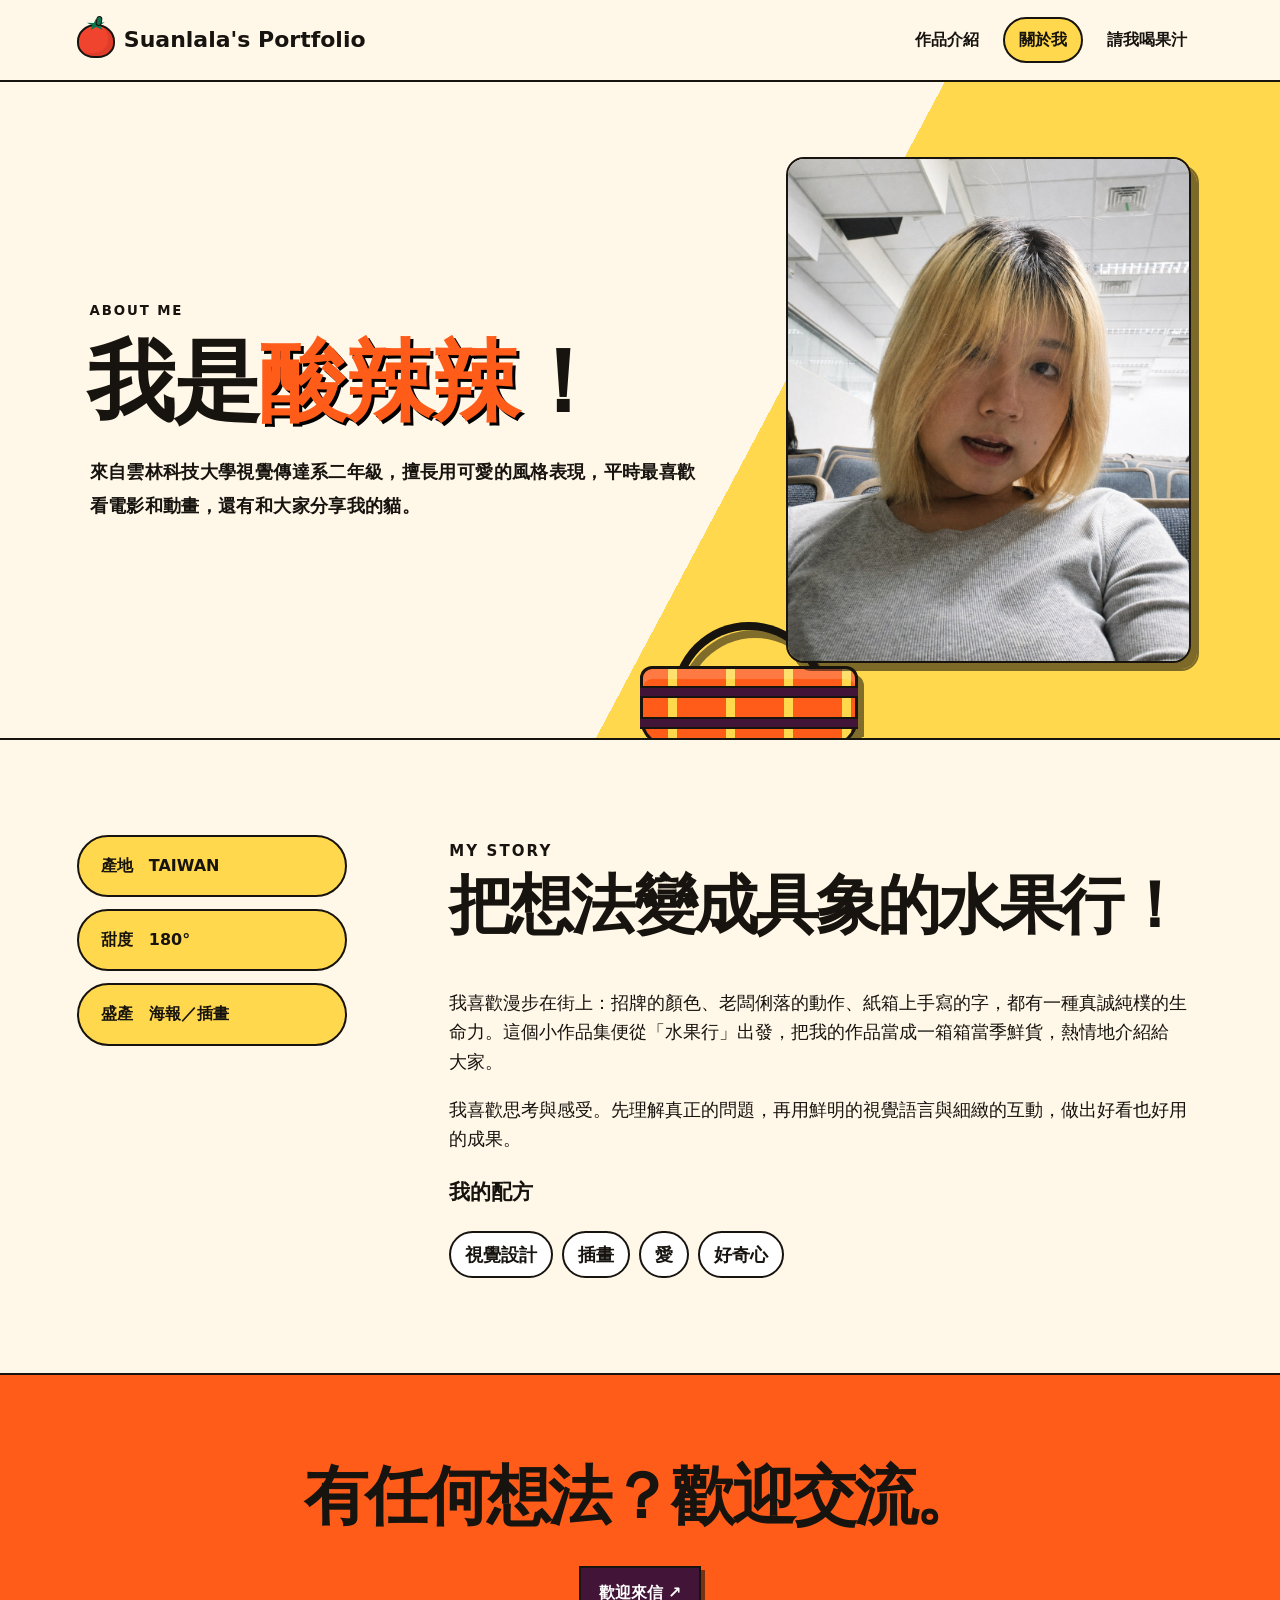
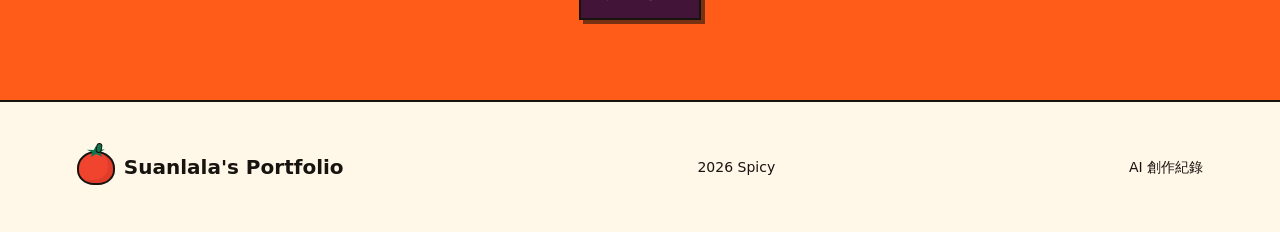
<file: about.html>
<!doctype html><html lang="zh-Hant"><head><meta charset="utf-8"><meta name="viewport" content="width=device-width,initial-scale=1"><title>關於我｜果然有料</title><link rel="stylesheet" href="style.css"></head><body><header><a class="brand" href="index.html"><i class="tomato" aria-hidden="true"></i>Suanlala's Portfolio</a><button class="menu">選單 ＋</button><nav><a href="index.html">作品介紹</a><a class="on" href="about.html">關於我</a><a href="sponsor.html">請我喝果汁</a></nav></header><main><section class="pageHero"><div class="fruit-pattern" aria-hidden="true">
<svg class="fruit fruit-apple" viewBox="0 0 100 100"><path d="M50 30C35 17 10 30 9 56c-1 25 18 37 41 37s42-12 41-37C90 30 65 17 50 30Z" fill="var(--o)"/><path d="M50 28c2-12 9-18 17-20" fill="none"/><path d="M58 20c8-11 19-10 26-9-2 10-10 18-25 17Z" fill="var(--g)"/></svg>
<svg class="fruit fruit-watermelon" viewBox="0 0 120 100"><path d="M10 26h100c-3 41-20 65-50 65S13 67 10 26Z" fill="var(--g)"/><path d="M19 31h82c-4 31-17 50-41 50S23 62 19 31Z" fill="var(--p)"/><path d="M42 47l3 8M62 43v9M80 48l-3 8" fill="none" stroke-linecap="round"/></svg>
<svg class="fruit fruit-mango" viewBox="0 0 100 110"><path d="M72 18c22 19 17 57-6 78-19 18-45 10-52-12C5 56 25 19 53 14c7-1 13 0 19 4Z" fill="var(--y)"/><path d="M58 17C65 6 75 4 86 6c-2 11-11 18-25 18Z" fill="var(--g)"/></svg>
<svg class="fruit fruit-pineapple" viewBox="0 0 100 125"><path d="M30 42c-7-16 3-29 12-37 5 12 4 22 1 31 3-17 14-26 22-31 1 14-3 24-10 34 7-12 17-17 27-18-3 13-11 22-22 27Z" fill="var(--g)"/><path d="M17 65c0-18 15-29 33-29s33 11 33 29v27c0 18-15 28-33 28S17 110 17 92Z" fill="var(--y)"/><path d="M25 57l50 45M75 57l-50 45M19 76h62M18 93h64" fill="none" stroke-width="2"/></svg>
<svg class="fruit fruit-dragon" viewBox="0 0 110 110"><path d="M55 12c24 0 42 20 42 44S79 98 55 98 13 80 13 56 31 12 55 12Z" fill="var(--p)"/><path d="M27 28 12 15c1 15 7 24 16 30M83 28l15-13c-1 15-7 24-16 30M26 78 12 91c15 0 24-6 30-15M84 78l14 13c-15 0-24-6-30-15" fill="var(--g)"/><path d="m45 42 3 6m19-7-3 7M39 63l6 2m26-2-6 2M53 78h6" fill="none" stroke-linecap="round"/></svg>
<div class="fruit-basket"><span class="basket-handle"></span><span class="basket-body"></span></div>
</div><div><small>ABOUT ME</small><h1>我是<em>酸辣辣</em>！</h1><p class="about-intro">來自雲林科技大學視覺傳達系二年級，擅長用可愛的風格表現，平時最喜歡看電影和動畫，還有和大家分享我的貓。</p></div><div class="portrait-flip" tabindex="0" aria-label="個人照片，滑鼠移入後翻頁顯示小貓照片"><div class="portrait-flip-inner"><img class="portrait-front" src="assets/profile-bright.jpg" alt="酸辣辣的個人照片"><img class="portrait-back" src="assets/cat.jpg" alt="可愛的小貓照片"></div></div></section><section class="about section"><aside><b>產地　TAIWAN</b><b>甜度　180°</b><b>盛產　海報／插畫</b></aside><div><small>MY STORY</small><h2>把想法變成具象的水果行！</h2><p>我喜歡漫步在街上：招牌的顏色、老闆俐落的動作、紙箱上手寫的字，都有一種真誠純樸的生命力。這個小作品集便從「水果行」出發，把我的作品當成一箱箱當季鮮貨，熱情地介紹給大家。</p><p>我喜歡思考與感受。先理解真正的問題，再用鮮明的視覺語言與細緻的互動，做出好看也好用的成果。</p><h3>我的配方</h3><div class="chips"><span>視覺設計</span><span>插畫</span><span>愛</span><span>好奇心</span></div></div></section><section class="cta"><h2>有任何想法？歡迎交流。</h2><a class="btn dark" href="mailto:suanlala0907@gmail.com">歡迎來信 ↗</a></section></main><footer><a class="brand" href="index.html"><i class="tomato" aria-hidden="true"></i>Suanlala's Portfolio</a><p>2026 Spicy</p><a href="ai-process.html">AI 創作紀錄</a></footer><script src="script.js"></script></body></html>
</file>
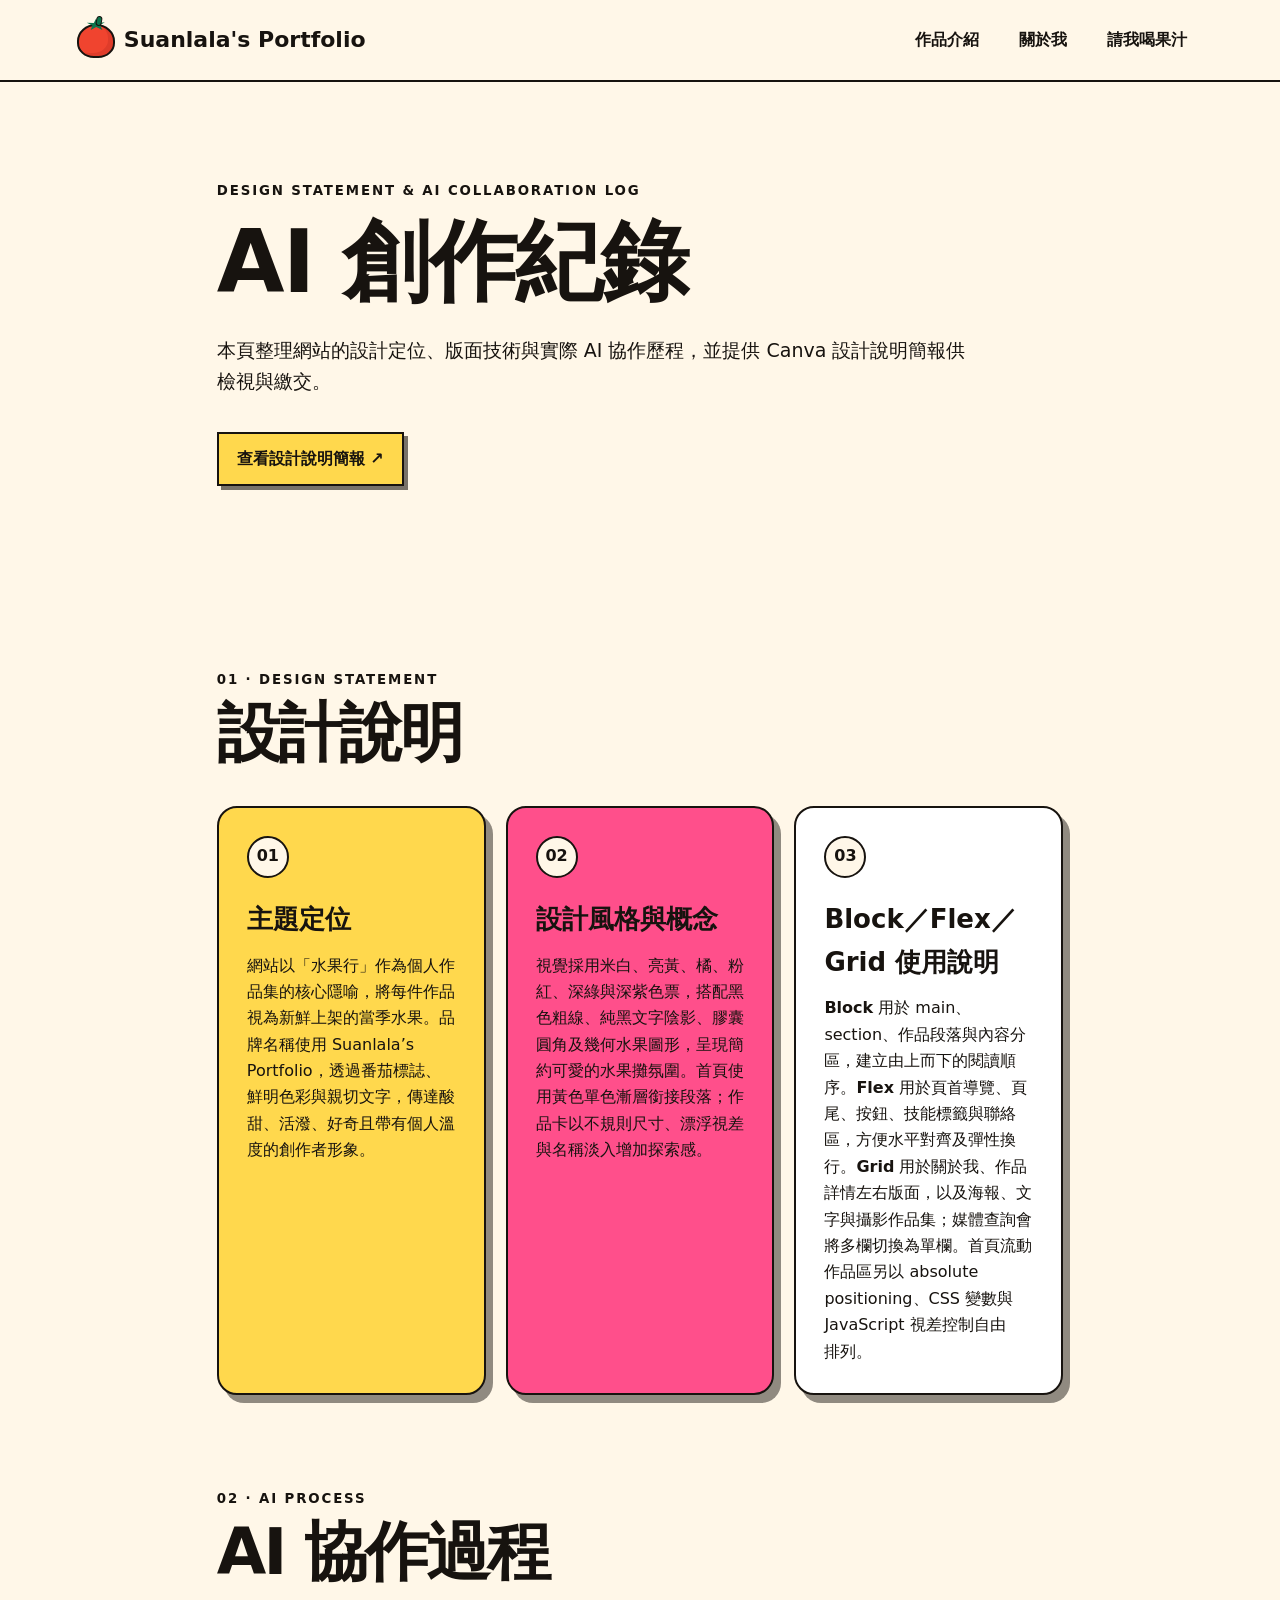
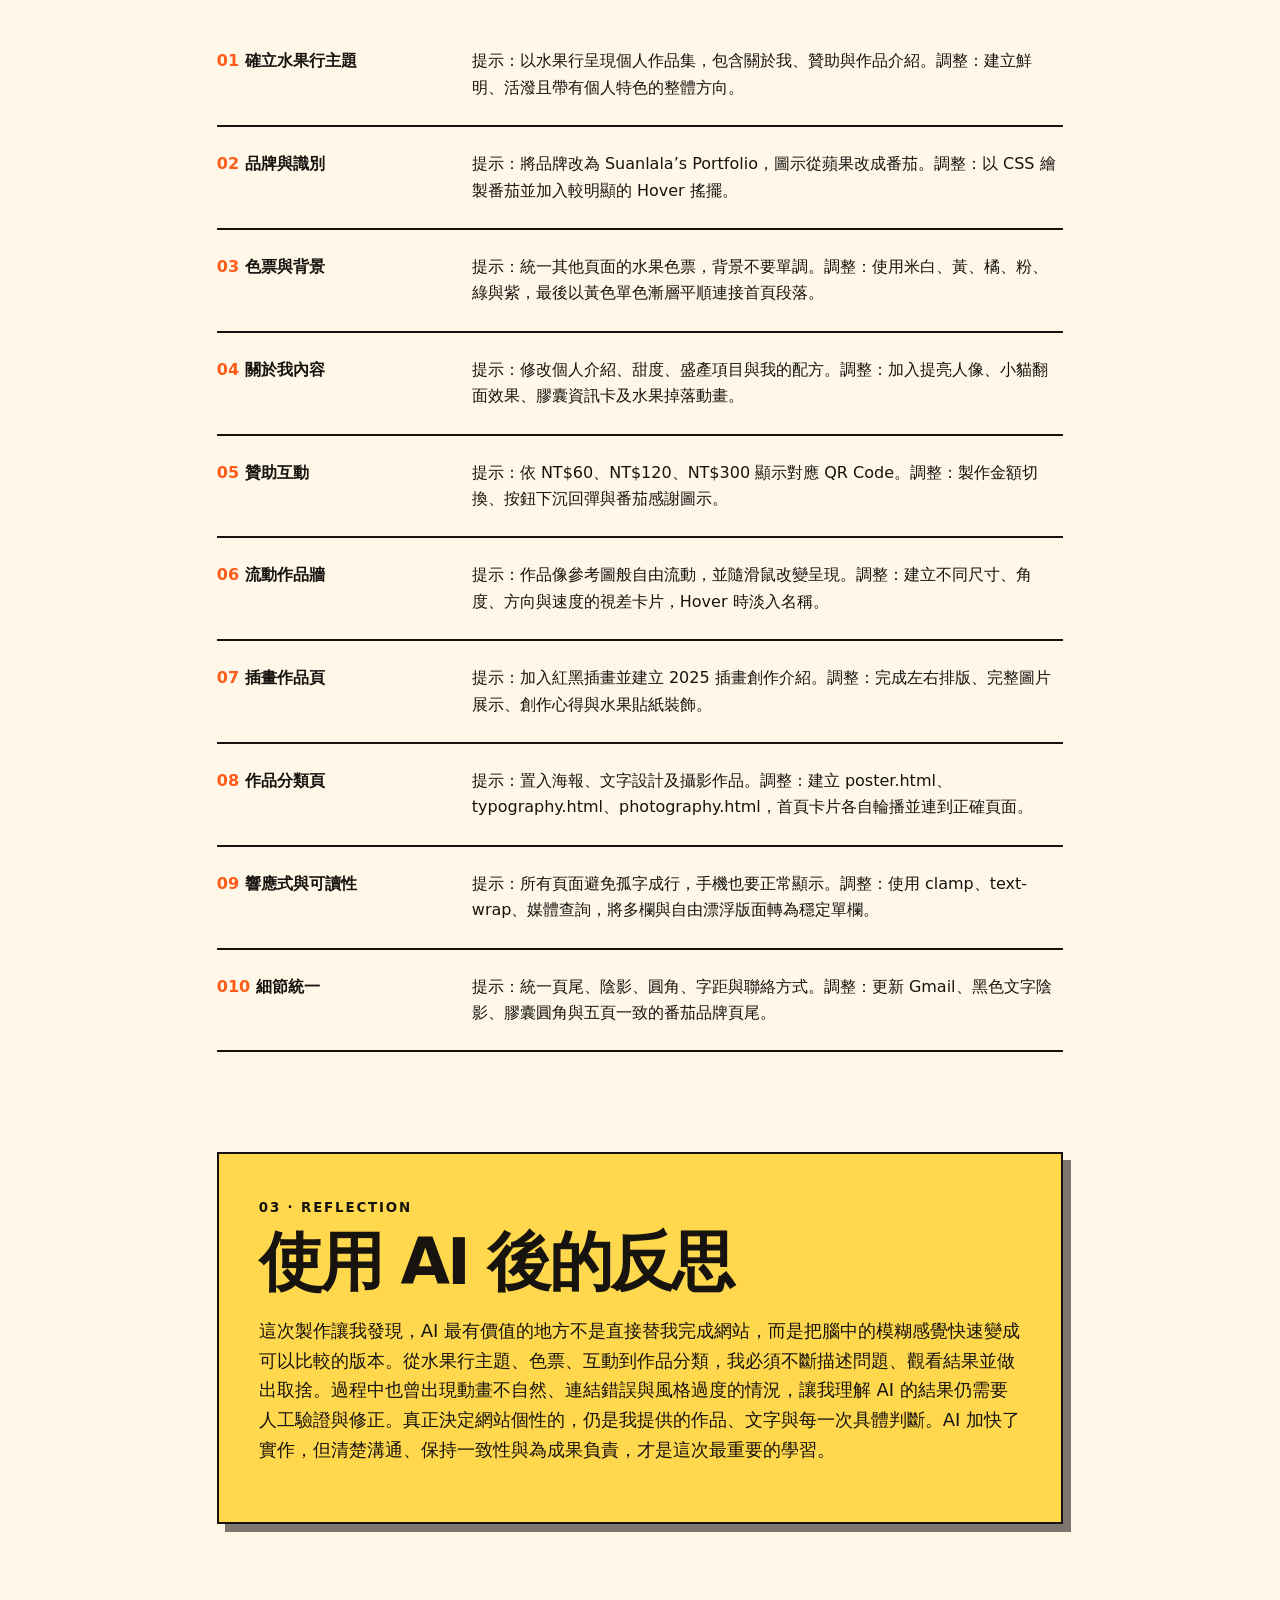
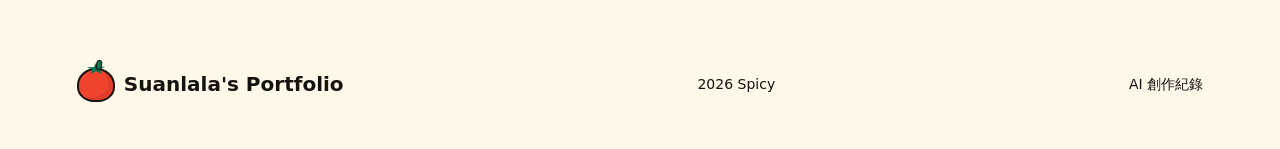
<file: ai-process.html>
<!doctype html><html lang="zh-Hant"><head><meta charset="utf-8"><meta name="viewport" content="width=device-width,initial-scale=1"><title>AI 創作紀錄｜果然有料</title><link rel="stylesheet" href="style.css"></head><body><header><a class="brand" href="index.html"><i class="tomato" aria-hidden="true"></i>Suanlala's Portfolio</a><button class="menu">選單 ＋</button><nav><a href="index.html">作品介紹</a><a href="about.html">關於我</a><a href="sponsor.html">請我喝果汁</a></nav></header><main class="process section">
<small>DESIGN STATEMENT & AI COLLABORATION LOG</small>
<h1>AI 創作紀錄</h1>
<p class="process-lead">本頁整理網站的設計定位、版面技術與實際 AI 協作歷程，並提供 Canva 設計說明簡報供檢視與繳交。</p>
<a class="btn process-download" href="https://canva.link/2i3var1wo7ka46w" target="_blank" rel="noopener noreferrer">查看設計說明簡報 ↗</a>
<section class="design-statement">
<div class="process-heading"><small>01 · DESIGN STATEMENT</small><h2>設計說明</h2></div>
<div class="design-statement-grid">
<article><span>01</span><h3>主題定位</h3><p>網站以「水果行」作為個人作品集的核心隱喻，將每件作品視為新鮮上架的當季水果。品牌名稱使用 Suanlala’s Portfolio，透過番茄標誌、鮮明色彩與親切文字，傳達酸甜、活潑、好奇且帶有個人溫度的創作者形象。</p></article>
<article><span>02</span><h3>設計風格與概念</h3><p>視覺採用米白、亮黃、橘、粉紅、深綠與深紫色票，搭配黑色粗線、純黑文字陰影、膠囊圓角及幾何水果圖形，呈現簡約可愛的水果攤氛圍。首頁使用黃色單色漸層銜接段落；作品卡以不規則尺寸、漂浮視差與名稱淡入增加探索感。</p></article>
<article><span>03</span><h3>Block／Flex／Grid 使用說明</h3><p><b>Block</b> 用於 main、section、作品段落與內容分區，建立由上而下的閱讀順序。<b>Flex</b> 用於頁首導覽、頁尾、按鈕、技能標籤與聯絡區，方便水平對齊及彈性換行。<b>Grid</b> 用於關於我、作品詳情左右版面，以及海報、文字與攝影作品集；媒體查詢會將多欄切換為單欄。首頁流動作品區另以 absolute positioning、CSS 變數與 JavaScript 視差控制自由排列。</p></article>
</div>
</section>
<section class="ai-log-section">
<div class="process-heading"><small>02 · AI PROCESS</small><h2>AI 協作過程</h2></div>
<ol class="log">
<li><b>確立水果行主題</b><p>提示：以水果行呈現個人作品集，包含關於我、贊助與作品介紹。調整：建立鮮明、活潑且帶有個人特色的整體方向。</p></li>
<li><b>品牌與識別</b><p>提示：將品牌改為 Suanlala’s Portfolio，圖示從蘋果改成番茄。調整：以 CSS 繪製番茄並加入較明顯的 Hover 搖擺。</p></li>
<li><b>色票與背景</b><p>提示：統一其他頁面的水果色票，背景不要單調。調整：使用米白、黃、橘、粉、綠與紫，最後以黃色單色漸層平順連接首頁段落。</p></li>
<li><b>關於我內容</b><p>提示：修改個人介紹、甜度、盛產項目與我的配方。調整：加入提亮人像、小貓翻面效果、膠囊資訊卡及水果掉落動畫。</p></li>
<li><b>贊助互動</b><p>提示：依 NT$60、NT$120、NT$300 顯示對應 QR Code。調整：製作金額切換、按鈕下沉回彈與番茄感謝圖示。</p></li>
<li><b>流動作品牆</b><p>提示：作品像參考圖般自由流動，並隨滑鼠改變呈現。調整：建立不同尺寸、角度、方向與速度的視差卡片，Hover 時淡入名稱。</p></li>
<li><b>插畫作品頁</b><p>提示：加入紅黑插畫並建立 2025 插畫創作介紹。調整：完成左右排版、完整圖片展示、創作心得與水果貼紙裝飾。</p></li>
<li><b>作品分類頁</b><p>提示：置入海報、文字設計及攝影作品。調整：建立 poster.html、typography.html、photography.html，首頁卡片各自輪播並連到正確頁面。</p></li>
<li><b>響應式與可讀性</b><p>提示：所有頁面避免孤字成行，手機也要正常顯示。調整：使用 clamp、text-wrap、媒體查詢，將多欄與自由漂浮版面轉為穩定單欄。</p></li>
<li><b>細節統一</b><p>提示：統一頁尾、陰影、圓角、字距與聯絡方式。調整：更新 Gmail、黑色文字陰影、膠囊圓角與五頁一致的番茄品牌頁尾。</p></li>
</ol>
</section>
<section class="reflection"><small>03 · REFLECTION</small><h2>使用 AI 後的反思</h2><p>這次製作讓我發現，AI 最有價值的地方不是直接替我完成網站，而是把腦中的模糊感覺快速變成可以比較的版本。從水果行主題、色票、互動到作品分類，我必須不斷描述問題、觀看結果並做出取捨。過程中也曾出現動畫不自然、連結錯誤與風格過度的情況，讓我理解 AI 的結果仍需要人工驗證與修正。真正決定網站個性的，仍是我提供的作品、文字與每一次具體判斷。AI 加快了實作，但清楚溝通、保持一致性與為成果負責，才是這次最重要的學習。</p></section>
</main><footer><a class="brand" href="index.html"><i class="tomato" aria-hidden="true"></i>Suanlala's Portfolio</a><p>2026 Spicy</p><a href="ai-process.html">AI 創作紀錄</a></footer><script src="script.js"></script></body></html>
</file>
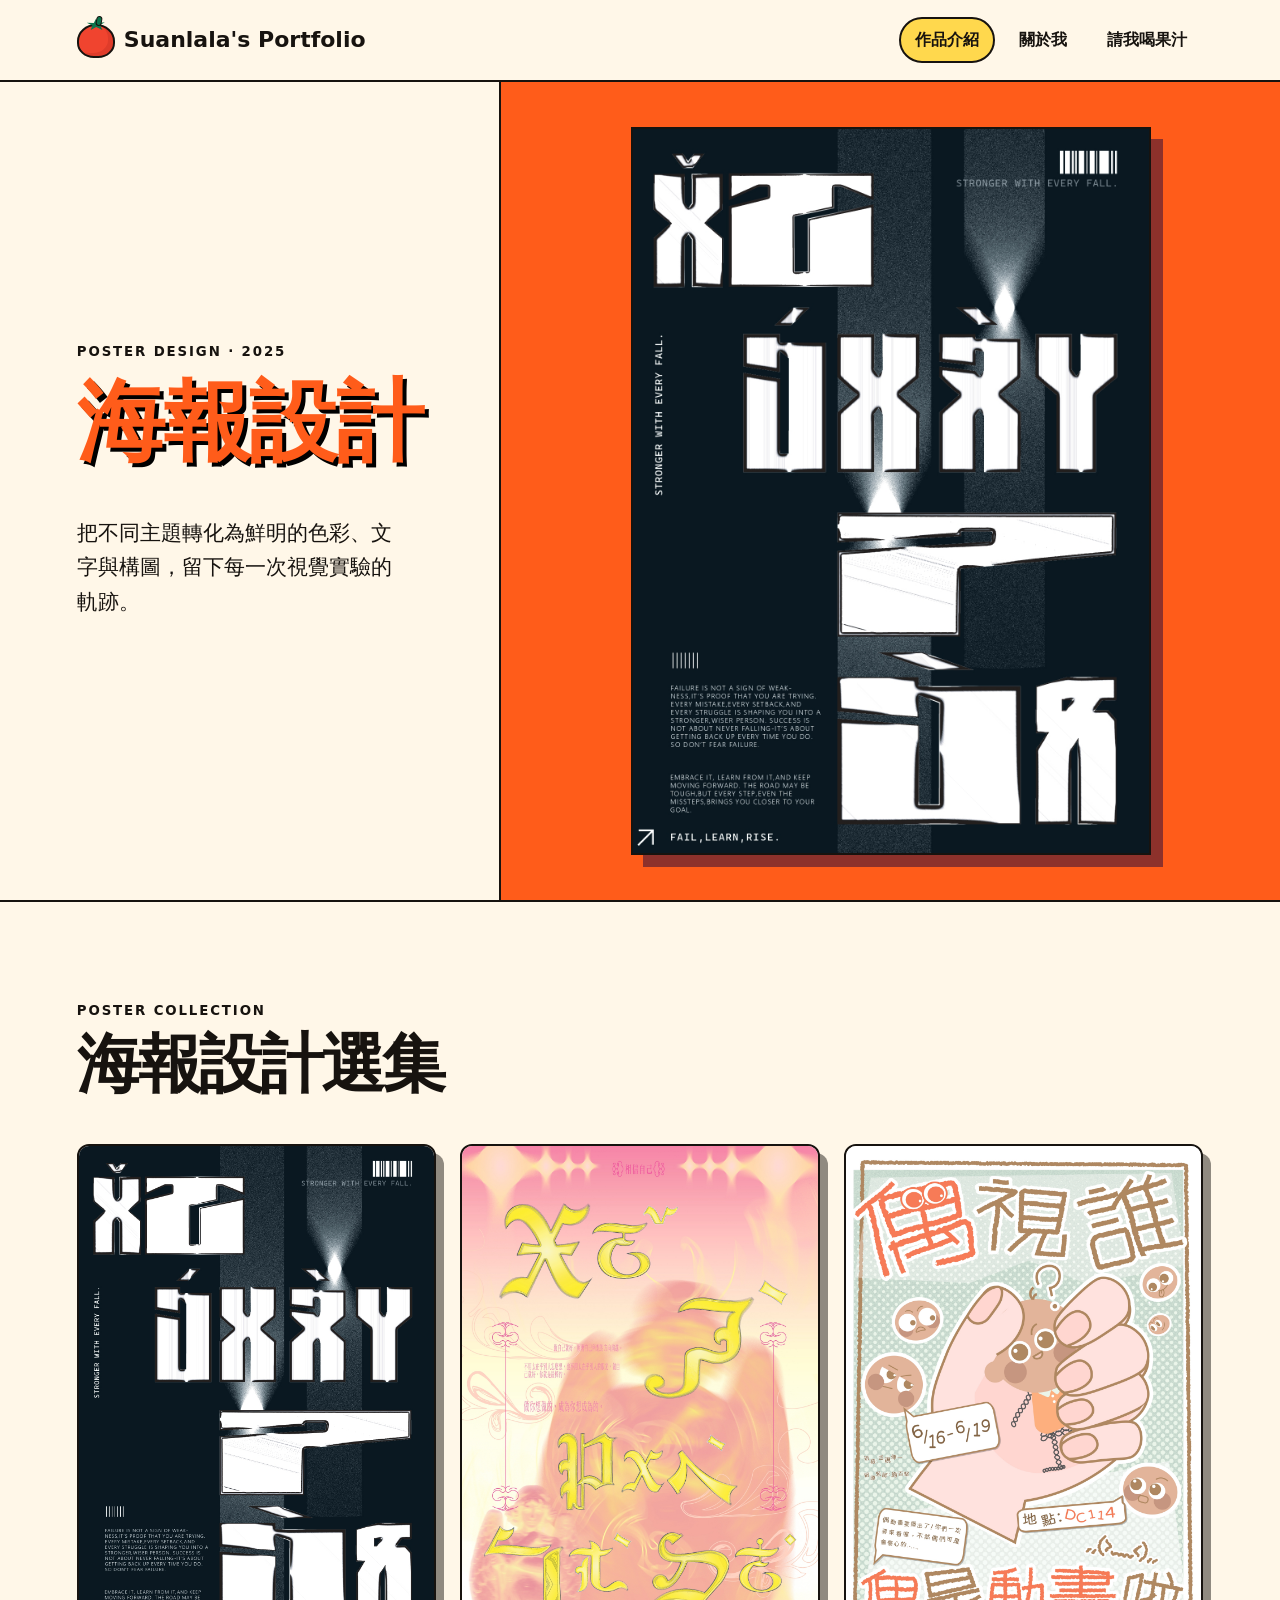
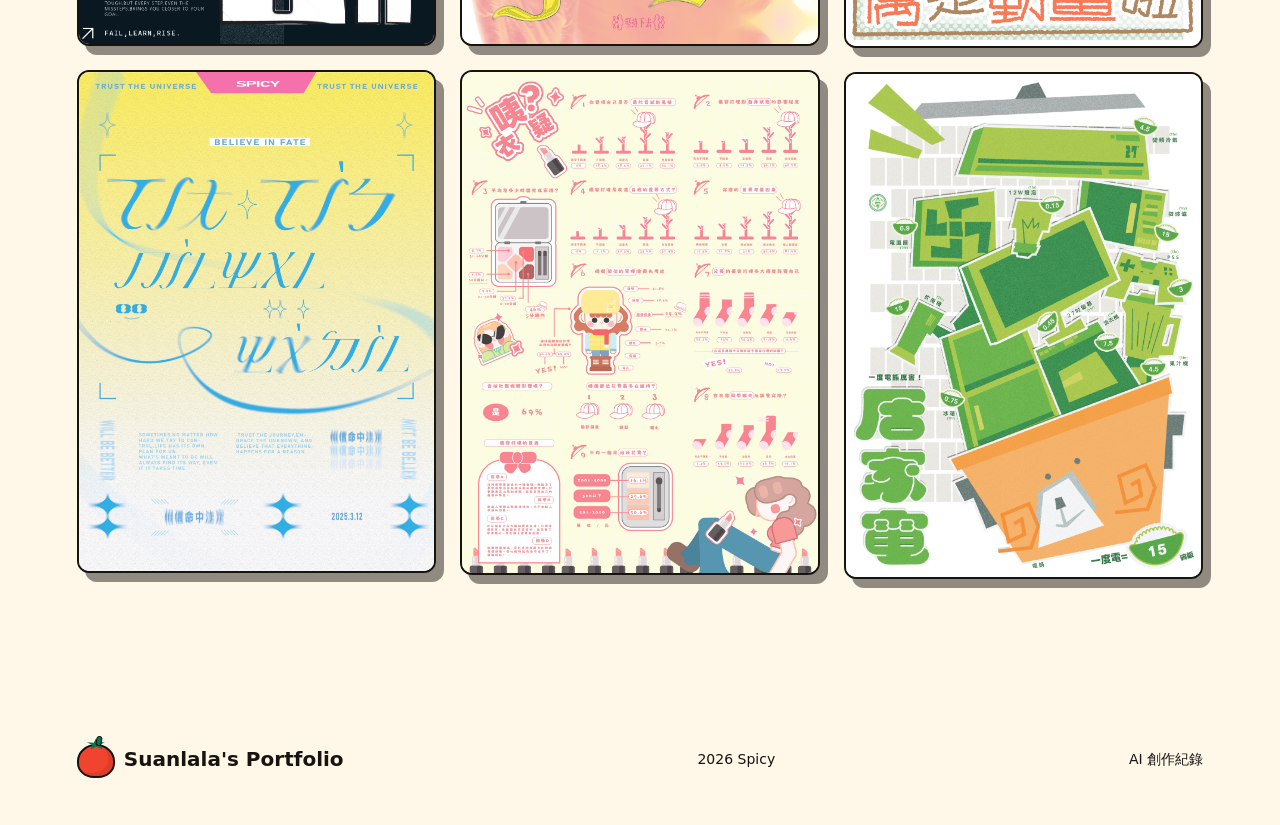
<file: poster.html>
<!doctype html><html lang="zh-Hant"><head><meta charset="utf-8"><meta name="viewport" content="width=device-width,initial-scale=1"><title>海報設計｜Suanlala's Portfolio</title><link rel="stylesheet" href="style.css"></head><body><header><a class="brand" href="index.html"><i class="tomato" aria-hidden="true"></i>Suanlala's Portfolio</a><button class="menu">選單 ＋</button><nav><a class="on" href="index.html">作品介紹</a><a href="about.html">關於我</a><a href="sponsor.html">請我喝果汁</a></nav></header><main class="poster-page"><section class="project-intro-layout"><section class="project section"><small>POSTER DESIGN · 2025</small><h1>海報設計</h1><p>把不同主題轉化為鮮明的色彩、文字與構圖，留下每一次視覺實驗的軌跡。</p></section><section class="cover"><img class="project-artwork" src="assets/poster-01.jpg" alt="黑白字體海報設計"></section></section><section class="poster-collection section"><small>POSTER COLLECTION</small><h2>海報設計選集</h2><div class="poster-page-grid"><figure><img src="assets/poster-01.jpg" alt="海報設計作品一"></figure><figure><img src="assets/poster-02.jpg" alt="海報設計作品二"></figure><figure><img src="assets/poster-03.jpg" alt="海報設計作品三"></figure><figure><img src="assets/poster-04.jpg" alt="海報設計作品四"></figure><figure><img src="assets/poster-05.jpg" alt="海報設計作品五"></figure><figure><img src="assets/poster-06.jpeg" alt="海報設計作品六"></figure></div></section></main><footer><a class="brand" href="index.html"><i class="tomato" aria-hidden="true"></i>Suanlala's Portfolio</a><p>2026 Spicy</p><a href="ai-process.html">AI 創作紀錄</a></footer><script src="script.js"></script></body></html>
</file>
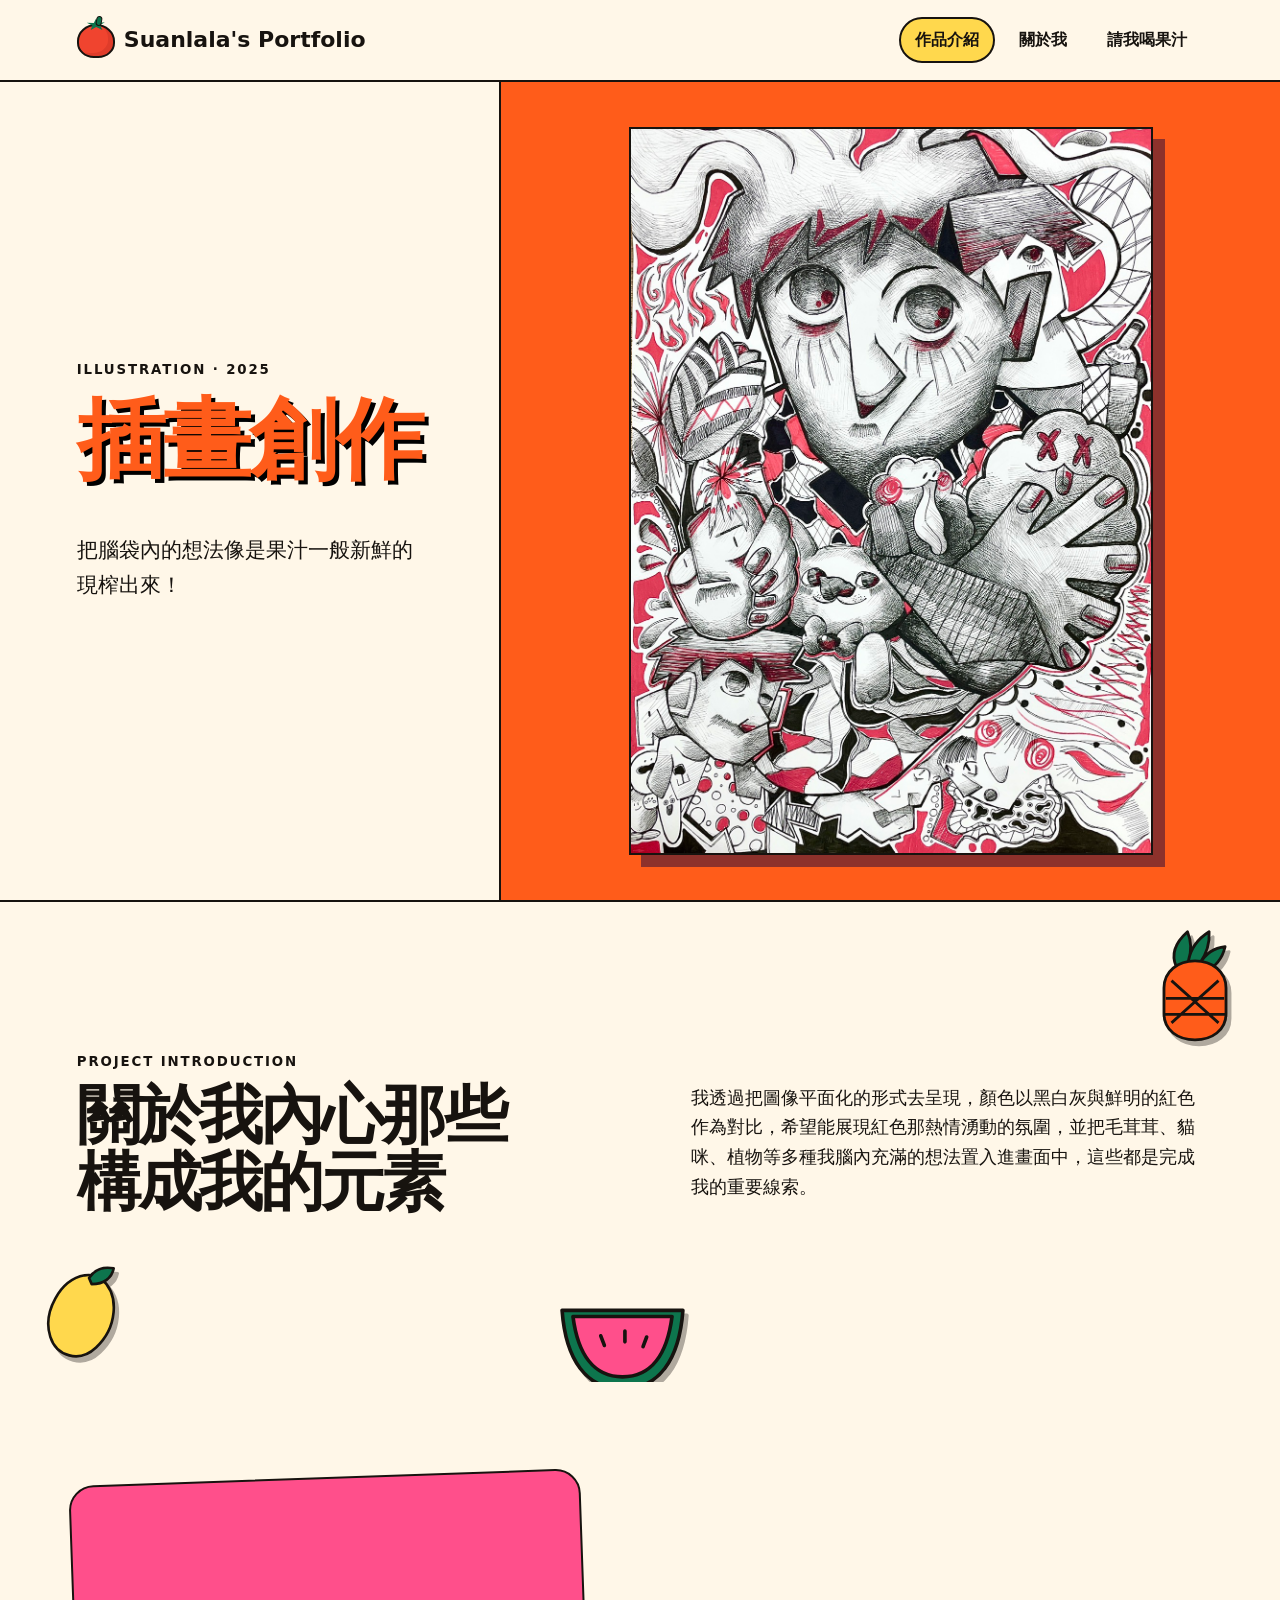
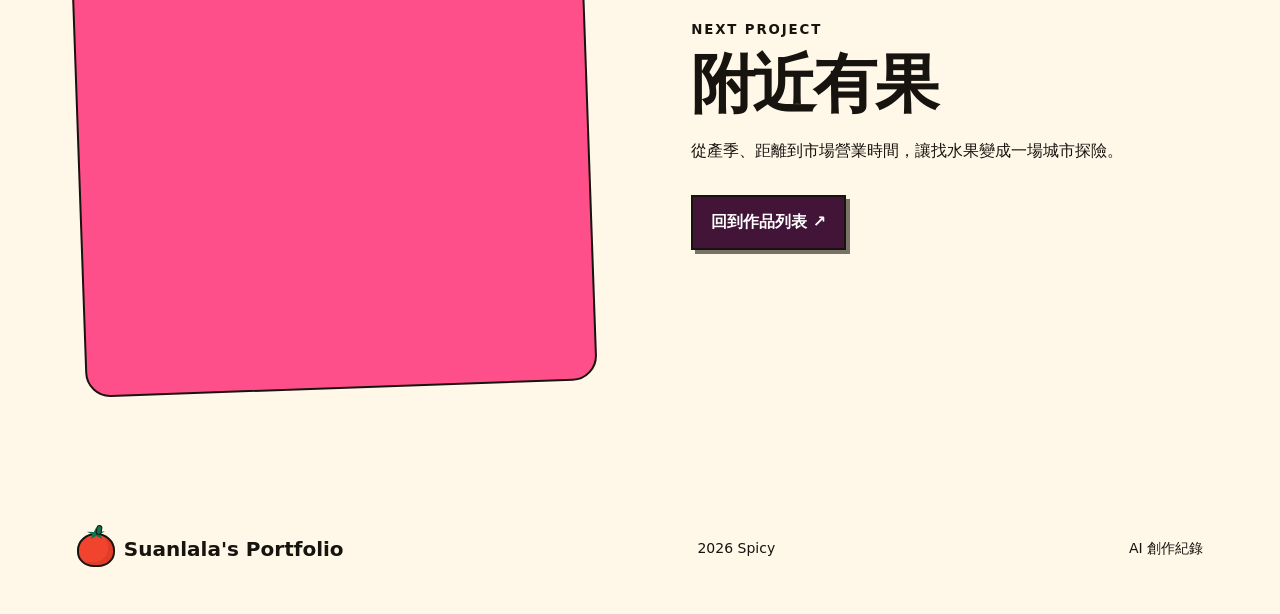
<file: project.html>
<!doctype html><html lang="zh-Hant"><head><meta charset="utf-8"><meta name="viewport" content="width=device-width,initial-scale=1"><title>作品詳情｜果然有料</title><link rel="stylesheet" href="style.css"></head><body><header><a class="brand" href="index.html"><i class="tomato" aria-hidden="true"></i>Suanlala's Portfolio</a><button class="menu">選單 ＋</button><nav><a class="on" href="index.html">作品介紹</a><a href="about.html">關於我</a><a href="sponsor.html">請我喝果汁</a></nav></header><main><section class="project-intro-layout"><section class="project section"><small>ILLUSTRATION · 2025</small><h1>插畫創作</h1><p>把腦袋內的想法像是果汁一般新鮮的現榨出來！</p></section><section class="cover"><img class="project-artwork" src="assets/illustration-01.jpg" alt="紅黑線條角色插畫作品"></section></section><section class="case section"><div class="case-fruits" aria-hidden="true">
<svg class="case-fruit case-watermelon" viewBox="0 0 120 100"><path d="M10 26h100c-3 41-20 65-50 65S13 67 10 26Z" fill="var(--g)"/><path d="M19 31h82c-4 31-17 50-41 50S23 62 19 31Z" fill="var(--p)"/><path d="M42 47l3 8M62 43v9M80 48l-3 8" fill="none" stroke-linecap="round"/></svg>
<svg class="case-fruit case-mango" viewBox="0 0 100 110"><path d="M72 18c22 19 17 57-6 78-19 18-45 10-52-12C5 56 25 19 53 14c7-1 13 0 19 4Z" fill="var(--y)"/><path d="M58 17C65 6 75 4 86 6c-2 11-11 18-25 18Z" fill="var(--g)"/></svg>
<svg class="case-fruit case-pineapple" viewBox="0 0 100 125"><path d="M30 42c-7-16 3-29 12-37 5 12 4 22 1 31 3-17 14-26 22-31 1 14-3 24-10 34 7-12 17-17 27-18-3 13-11 22-22 27Z" fill="var(--g)"/><path d="M17 65c0-18 15-29 33-29s33 11 33 29v27c0 18-15 28-33 28S17 110 17 92Z" fill="var(--o)"/><path d="M25 57l50 45M75 57l-50 45M19 76h62M18 93h64" fill="none" stroke-width="2"/></svg>
</div><div><small>PROJECT INTRODUCTION</small><h2>關於我內心那些構成我的元素</h2></div><div><p>我透過把圖像平面化的形式去呈現，顏色以黑白灰與鮮明的紅色作為對比，希望能展現紅色那熱情湧動的氛圍，並把毛茸茸、貓咪、植物等多種我腦內充滿的想法置入進畫面中，這些都是完成我的重要線索。</p></div></section><section class="next section" id="market"><div class="color-block next-block market-block" role="img" aria-label="附近有果作品圖片預留色塊"></div><div><small>NEXT PROJECT</small><h2>附近有果</h2><p>從產季、距離到市場營業時間，讓找水果變成一場城市探險。</p><a class="btn dark" href="index.html#works">回到作品列表 ↗</a></div></section></main><footer><a class="brand" href="index.html"><i class="tomato" aria-hidden="true"></i>Suanlala's Portfolio</a><p>2026 Spicy</p><a href="ai-process.html">AI 創作紀錄</a></footer><script src="script.js"></script></body></html>
</file>
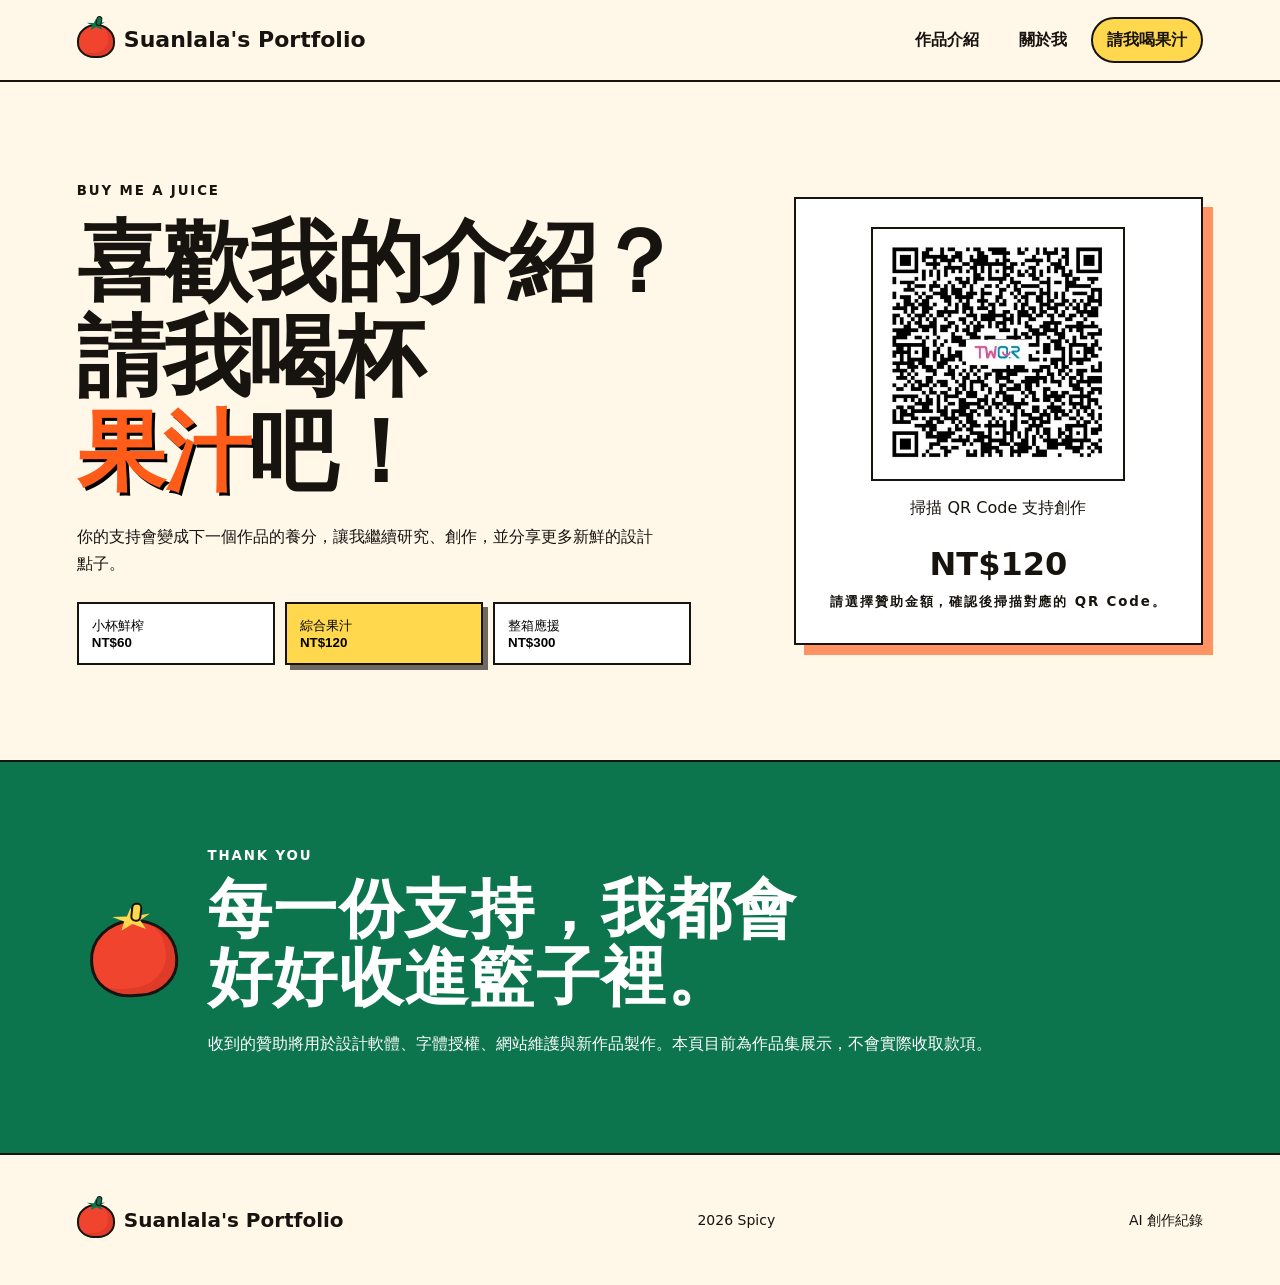
<file: sponsor.html>
<!doctype html><html lang="zh-Hant"><head><meta charset="utf-8"><meta name="viewport" content="width=device-width,initial-scale=1"><title>請我喝果汁｜果然有料</title><link rel="stylesheet" href="style.css"></head><body><header><a class="brand" href="index.html"><i class="tomato" aria-hidden="true"></i>Suanlala's Portfolio</a><button class="menu">選單 ＋</button><nav><a href="index.html">作品介紹</a><a href="about.html">關於我</a><a class="on" href="sponsor.html">請我喝果汁</a></nav></header><main><section class="support section"><div><small>BUY ME A JUICE</small><h1>喜歡我的介紹？<br>請我喝杯<br><em>果汁</em>吧！</h1><p>你的支持會變成下一個作品的養分，讓我繼續研究、創作，並分享更多新鮮的設計點子。</p><div class="options"><button data-price="60">小杯鮮榨<b>NT$60</b></button><button class="selected" data-price="120">綜合果汁<b>NT$120</b></button><button data-price="300">整箱應援<b>NT$300</b></button></div></div><div class="qrCard"><div class="qr"><img id="qr-image" src="assets/qr-120.jpg" alt="NT$120 贊助 QR Code"></div><p>掃描 QR Code 支持創作</p><strong id="amount">NT$120</strong><small>請選擇贊助金額，確認後掃描對應的 QR Code。</small></div></section><section class="thanks"><span class="thanks-tomato" aria-hidden="true"></span><div><small>THANK YOU</small><h2>每一份支持，我都會好好收進籃子裡。</h2><p>收到的贊助將用於設計軟體、字體授權、網站維護與新作品製作。本頁目前為作品集展示，不會實際收取款項。</p></div></section></main><footer><a class="brand" href="index.html"><i class="tomato" aria-hidden="true"></i>Suanlala's Portfolio</a><p>2026 Spicy</p><a href="ai-process.html">AI 創作紀錄</a></footer><script src="script.js"></script></body></html>
</file>
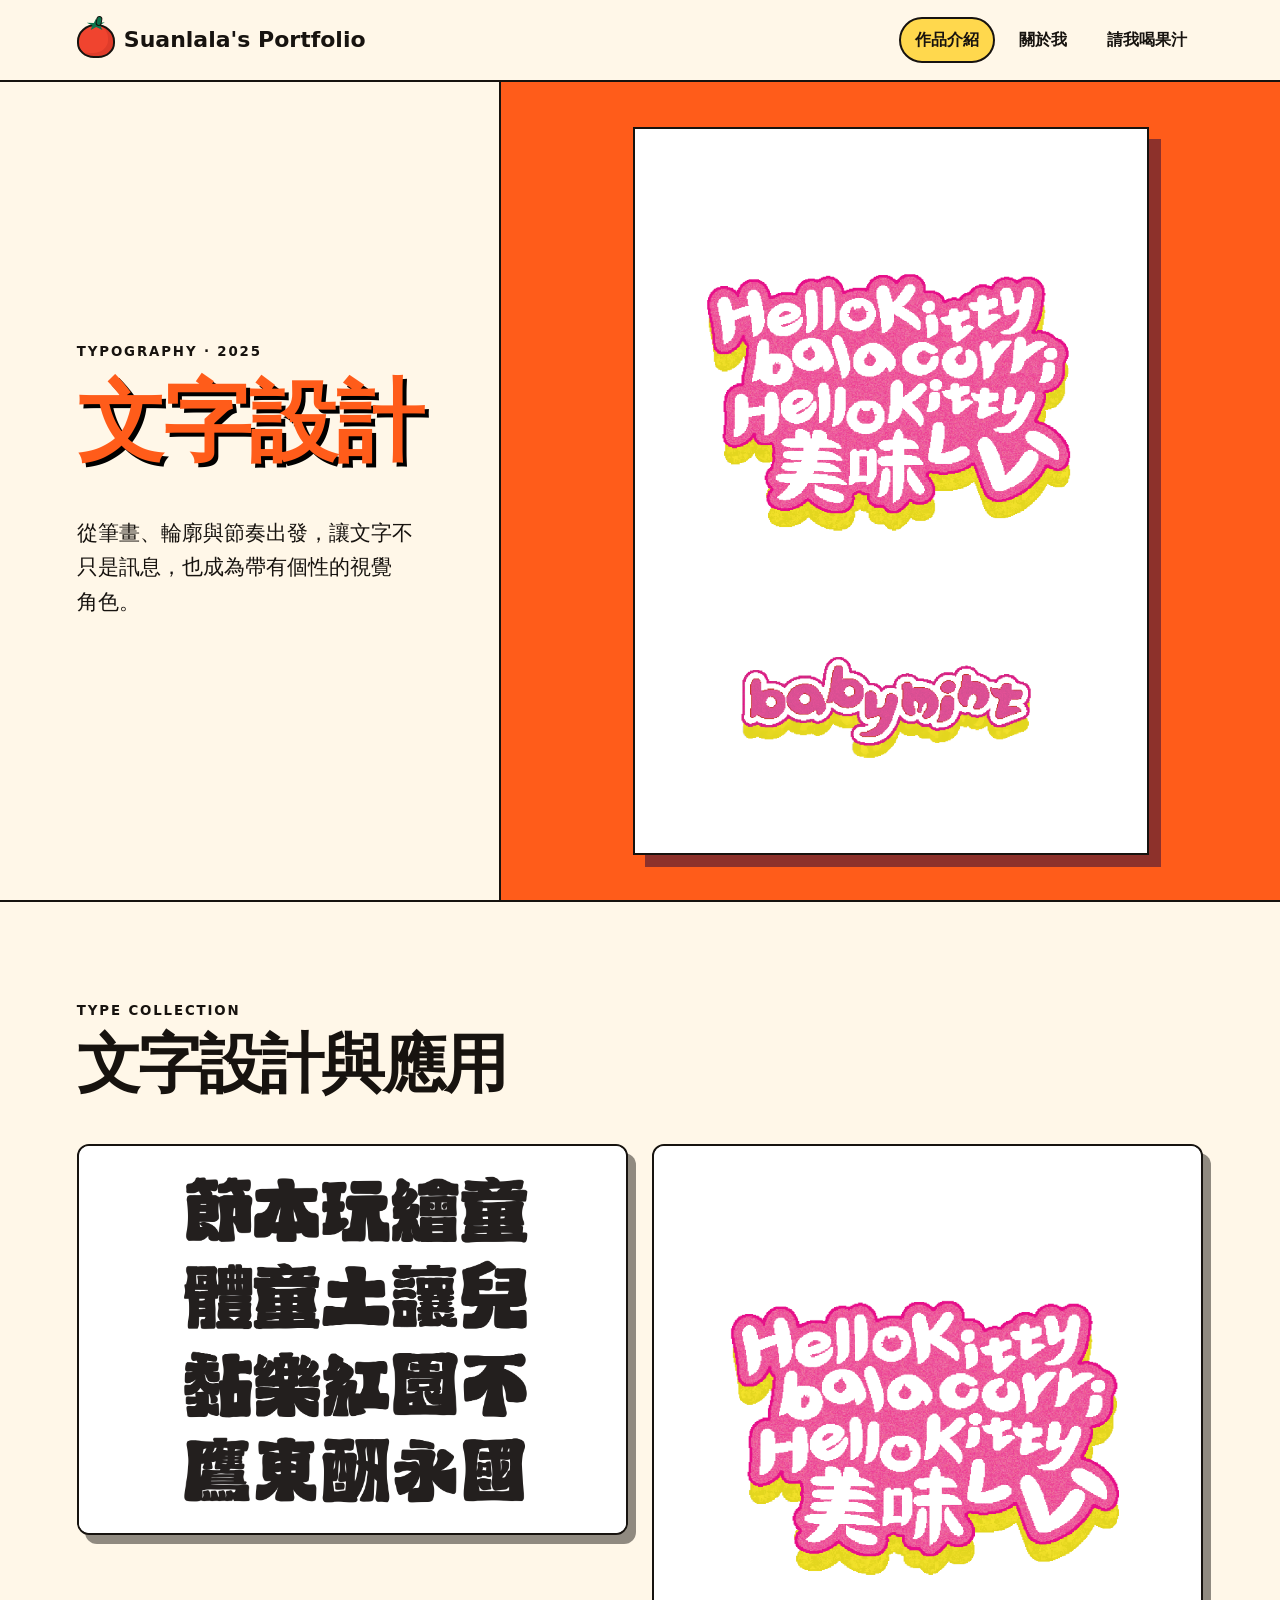
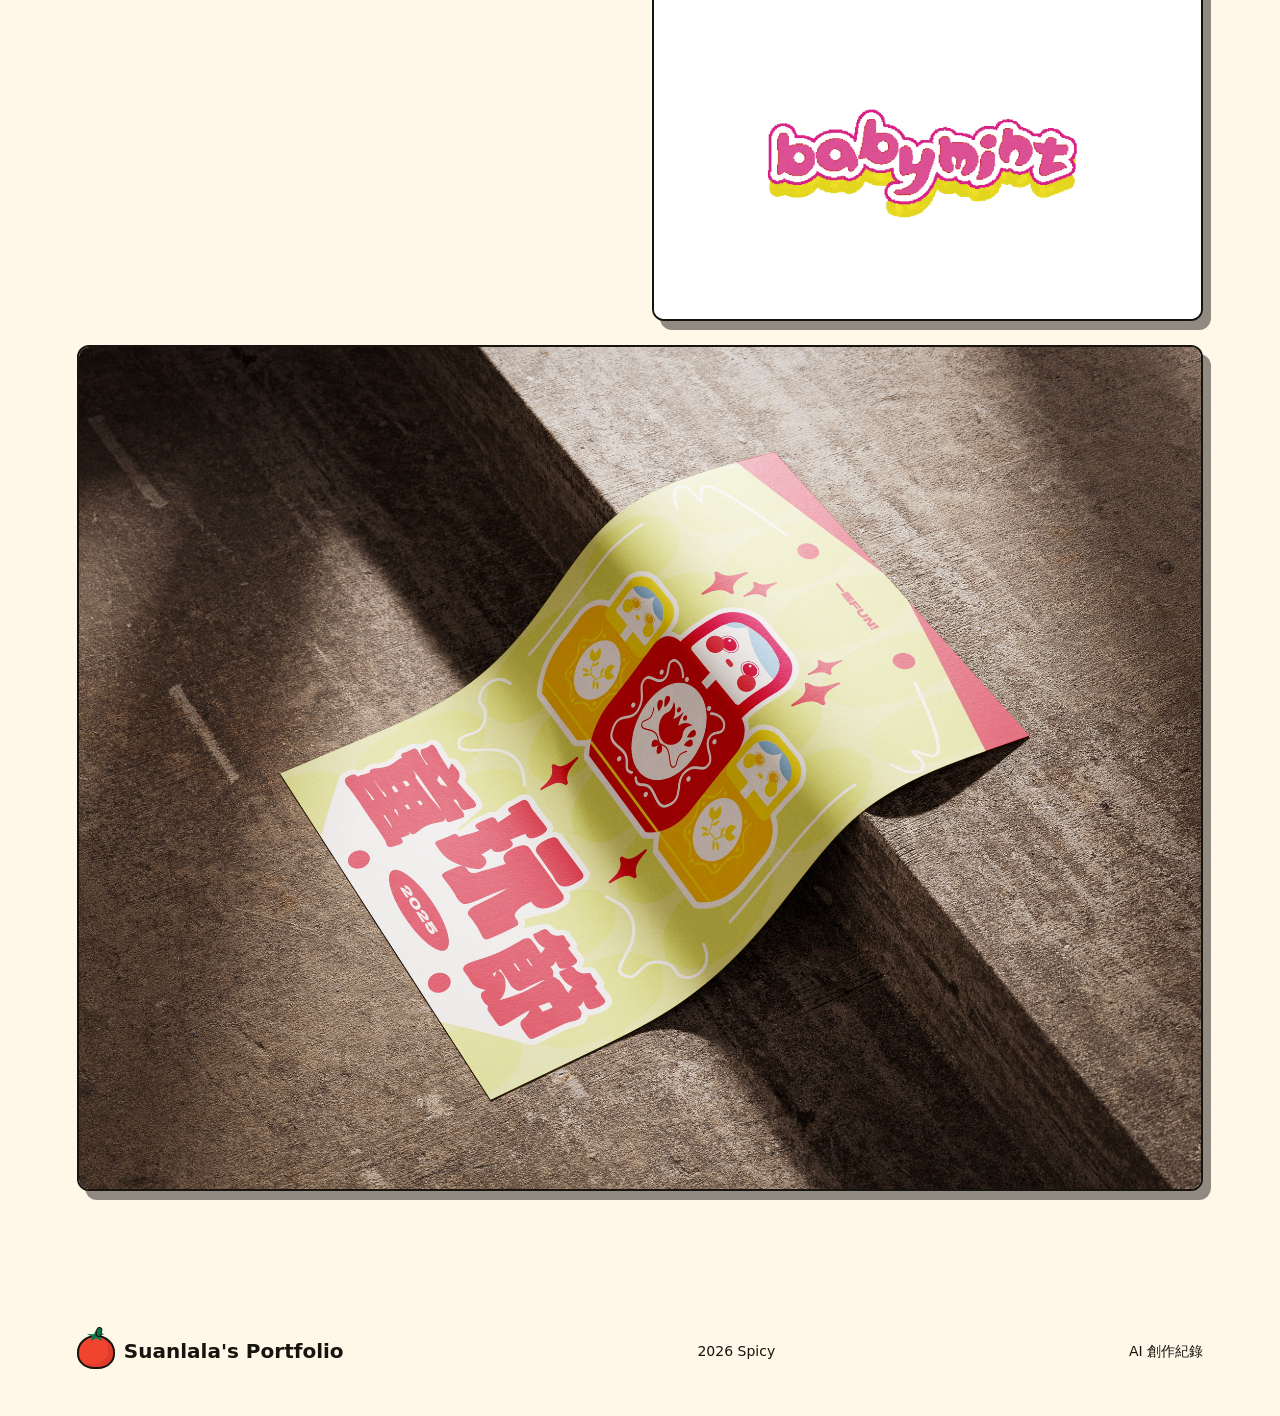
<file: typography.html>
<!doctype html><html lang="zh-Hant"><head><meta charset="utf-8"><meta name="viewport" content="width=device-width,initial-scale=1"><title>文字設計｜Suanlala's Portfolio</title><link rel="stylesheet" href="style.css"></head><body><header><a class="brand" href="index.html"><i class="tomato" aria-hidden="true"></i>Suanlala's Portfolio</a><button class="menu">選單 ＋</button><nav><a class="on" href="index.html">作品介紹</a><a href="about.html">關於我</a><a href="sponsor.html">請我喝果汁</a></nav></header><main class="typography-page"><section class="project-intro-layout"><section class="project section"><small>TYPOGRAPHY · 2025</small><h1>文字設計</h1><p>從筆畫、輪廓與節奏出發，讓文字不只是訊息，也成為帶有個性的視覺角色。</p></section><section class="cover"><img class="project-artwork" src="assets/type-02.png" alt="可愛英文字形設計作品"></section></section><section class="type-collection section"><small>TYPE COLLECTION</small><h2>文字設計與應用</h2><div class="type-page-grid"><figure><img src="assets/type-01.jpg" alt="中文字形設計作品"></figure><figure><img src="assets/type-02.png" alt="可愛英文字形設計作品"></figure><figure class="type-application"><img src="assets/type-03.jpg" alt="文字設計海報應用"></figure></div></section></main><footer><a class="brand" href="index.html"><i class="tomato" aria-hidden="true"></i>Suanlala's Portfolio</a><p>2026 Spicy</p><a href="ai-process.html">AI 創作紀錄</a></footer><script src="script.js"></script></body></html>
</file>
<file: style.css>
:root{--c:#fff7e8;--o:#ff5c1a;--y:#ffd84d;--p:#ff4f8b;--g:#0d754d;--d:#421538;--i:#17130f;--line:2px solid var(--i)}*{box-sizing:border-box}html{scroll-behavior:smooth}body{margin:0;background:var(--c);color:var(--i);font-family:"Noto Sans TC","PingFang TC",system-ui,sans-serif;line-height:1.65}a{color:inherit;text-decoration:none}img{display:block;max-width:100%}header{height:82px;padding:0 6vw;display:flex;align-items:center;justify-content:space-between;border-bottom:var(--line);position:relative;z-index:5}.brand{font-size:22px;font-weight:900}.brand i{font-style:normal;background:var(--o);color:#fff;border-radius:50%;padding:6px 10px;margin-right:7px}nav{display:flex;gap:8px}nav a{font-weight:800;padding:8px 14px;border:2px solid transparent;border-radius:24px}nav a.on,nav a:hover{background:var(--y);border-color:var(--i)}.menu{display:none;background:var(--y);border:var(--line);padding:8px 13px;border-radius:22px;font-weight:800}.hero{height:690px;position:relative;overflow:hidden;border-bottom:var(--line)}.hero>img{width:100%;height:100%;object-fit:cover}.heroText{position:absolute;left:7vw;top:90px;width:48%;z-index:2}.hero h1,.pageHero h1,.support h1,.project h1,.process h1{font-size:clamp(52px,calc(7vw - 2px),103px);line-height:1.08;letter-spacing:-.02em;margin:12px 0 25px}.hero em,.pageHero em,.support em{font-style:normal;color:var(--o);text-shadow:3px 3px #000}small{font-weight:900;letter-spacing:.14em}.heroText p{max-width:470px;font-size:18px}.btn{display:inline-block;background:var(--y);border:var(--line);box-shadow:4px 4px rgba(23,19,15,.58);padding:12px 18px;margin-top:15px;font-weight:900}.dark{background:var(--d);color:#fff}.tag{position:absolute;right:5vw;top:65px;background:var(--p);border:var(--line);box-shadow:4px 4px rgba(23,19,15,.58);padding:12px 18px;transform:rotate(5deg)}.ticker{padding:12px;background:var(--y);border-bottom:var(--line);font-weight:900;word-spacing:20px;overflow:hidden;white-space:nowrap}.section{padding:95px 6vw}.title{display:flex;justify-content:space-between;align-items:end;margin-bottom:35px}.title p{max-width:450px}h2{font-size:clamp(36px,5vw,65px);line-height:1.05;letter-spacing:-.045em;margin:8px 0 20px}.grid{display:grid;grid-template-columns:repeat(3,1fr);gap:20px}.grid article{border:var(--line);border-radius:25px;overflow:hidden;background:var(--o);transition:.2s}.grid article:nth-child(2){background:var(--p)}.grid article:nth-child(3){background:#83bd57}.grid article:hover{transform:translateY(-7px);box-shadow:7px 7px rgba(23,19,15,.56)}.grid img{width:100%;aspect-ratio:1;object-fit:cover;border-bottom:var(--line)}.grid article div{padding:20px}.grid h3{font-size:34px;margin:4px 0 10px}.cta,.thanks{padding:80px 7vw;background:var(--o);border-block:var(--line);text-align:center}footer{padding:35px 6vw;min-height:130px;display:flex;align-items:center;justify-content:space-between}.pageHero{padding:75px 7vw;display:grid;grid-template-columns:1.2fr .8fr;gap:7vw;align-items:center;border-bottom:var(--line)}.pageHero img{aspect-ratio:4/5;object-fit:cover;border:var(--line);border-radius:50% 50% 25px 25px}.about{display:grid;grid-template-columns:270px 1fr;gap:8vw}.about aside b{display:block;background:var(--y);border:var(--line);border-radius:999px;padding:16px 22px;margin-bottom:12px}.about>div{max-width:780px;font-size:18px}.chips{display:flex;flex-wrap:wrap;gap:9px}.chips span{background:#fff;border:var(--line);border-radius:30px;padding:7px 14px;font-weight:800}.support{min-height:650px;display:grid;grid-template-columns:1.2fr .8fr;gap:8vw;align-items:center}.options{display:flex;gap:10px;margin-top:25px}.options button{flex:1;background:#fff;border:var(--line);padding:13px;text-align:left}.options b{display:block}.options .selected{background:var(--y);box-shadow:4px 4px rgba(23,19,15,.58)}.qrCard{background:#fff;border:var(--line);box-shadow:10px 10px rgba(255,92,26,.64);padding:30px;text-align:center}.qr{width:min(250px,100%);aspect-ratio:1;margin:auto;background:repeating-conic-gradient(#111 0 25%,#fff 0 50%) 0/30px 30px;border:12px solid white;outline:var(--line)}.qrCard strong{display:block;font-size:32px}.qrCard small{display:block}.thanks{background:var(--g);color:#fff;display:flex;gap:30px;align-items:center;text-align:left}.thanks>b{font-size:80px}.project>p{font-size:21px;max-width:700px}.project h1{color:var(--o)}.cover{background:var(--o);padding:6vw;border-block:var(--line)}.cover img{width:min(850px,100%);margin:auto;border:var(--line);box-shadow:12px 12px rgba(66,21,56,.60)}.case,.next{display:grid;grid-template-columns:1fr 1fr;gap:8vw;align-items:center}.case p{font-size:18px}.next img{border:var(--line);border-radius:25px;transform:rotate(-2deg)}.process{max-width:1000px;margin:auto}.process ol{padding:0;list-style:none;counter-reset:a}.process li{counter-increment:a;display:grid;grid-template-columns:230px 1fr;gap:25px;padding:24px 0;border-bottom:var(--line)}.process li b:before{content:"0" counter(a) " ";color:var(--o)}.process li p{margin:0}.reflection{margin-top:60px;padding:40px;background:var(--y);border:var(--line);box-shadow:8px 8px rgba(23,19,15,.56)}.reflection p{font-size:18px}@media(max-width:800px){header{height:68px;padding:0 20px}.menu{display:block}nav{display:none;position:absolute;top:66px;left:14px;right:14px;background:var(--c);border:var(--line);padding:10px}nav.open{display:flex;flex-direction:column}.hero{height:720px}.hero>img{opacity:.38;object-position:65%}.heroText{left:23px;top:80px;width:90%}.hero h1{font-size:63px}.tag{top:auto;bottom:25px}.section{padding:65px 22px}.title,footer{align-items:flex-start;flex-direction:column;gap:15px}.grid,.pageHero,.about,.support,.case,.next{grid-template-columns:1fr}.grid img{aspect-ratio:4/3}.pageHero{padding:60px 22px}.pageHero h1,.support h1,.project h1,.process h1{font-size:50px}.options{flex-direction:column}.qrCard{max-width:400px;margin:auto}.thanks{flex-direction:column}.process li{grid-template-columns:1fr;gap:4px}.reflection{padding:24px}}
/* 圖片預留色塊 */
.color-block{position:relative;overflow:hidden}.color-block:before,.color-block:after{content:"";position:absolute;border:var(--line)}
.hero-block{position:absolute;inset:0;background:linear-gradient(to bottom,var(--c) 0%,var(--c) 25%,#ffedc2 36%,var(--y) 50%,#ffad35 65%,var(--o) 76%,#ff526f 88%,var(--p) 100%)}.hero-block:before{width:34vw;height:34vw;border-radius:50%;right:5%;top:12%;background:var(--g)}.hero-block:after{width:20vw;height:20vw;right:29%;bottom:-7%;transform:rotate(20deg);background:var(--d)}
.work-block{width:100%;aspect-ratio:1;border-bottom:var(--line)}.work-block:before{width:48%;aspect-ratio:1;border-radius:50%;left:12%;top:16%;background:var(--c)}.work-block:after{width:34%;aspect-ratio:1;right:10%;bottom:12%;transform:rotate(18deg);background:var(--d)}.citrus-block{background:var(--y)}.citrus-block:before{background:var(--o)}.market-block{background:var(--p)}.market-block:before{background:#83bd57}.market-block:after{background:#2455ba}.studio-block{background:var(--g)}.studio-block:before{background:var(--y)}.studio-block:after{background:var(--p)}
.portrait-block{aspect-ratio:4/5;border:var(--line);border-radius:50% 50% 25px 25px;background:var(--o)}.portrait-block:before{width:58%;aspect-ratio:1;border-radius:50%;left:21%;top:17%;background:var(--y)}.portrait-block:after{width:72%;height:40%;left:14%;bottom:8%;border-radius:50% 50% 15px 15px;background:var(--d)}
.project-block{width:min(850px,100%);aspect-ratio:1;margin:auto;border:var(--line);box-shadow:12px 12px rgba(66,21,56,.60)}.next-block{aspect-ratio:1;border:var(--line);border-radius:25px;transform:rotate(-2deg)}
@media(max-width:800px){.hero-block{opacity:.72}.work-block{aspect-ratio:4/3}}

/* 酸辣辣品牌蘋果 icon */
.brand{display:inline-flex;align-items:center;gap:9px}
.brand .apple{position:relative;display:inline-block;width:38px;height:34px;padding:0;margin:2px 0 0;background:#f0442f;border:2px solid var(--i);border-radius:48% 52% 48% 48% / 56% 56% 44% 44%;transform:rotate(-2deg);box-shadow:inset -5px -3px 0 rgba(123,18,18,.14)}
.brand .apple::before{content:"";position:absolute;width:5px;height:10px;left:18px;top:-9px;background:var(--i);border-radius:5px;transform:rotate(12deg)}
.brand .apple::after{content:"";position:absolute;width:13px;height:8px;left:21px;top:-7px;background:#58a94f;border:2px solid var(--i);border-radius:100% 0 100% 0;transform:rotate(-18deg)}
.brand:hover .apple{animation:apple-wiggle .48s ease-in-out infinite alternate}
@keyframes apple-wiggle{from{transform:rotate(-16deg) scale(1.08)}to{transform:rotate(18deg) scale(1.13)}}
/* 關於我：人像翻頁至小貓 */
.portrait-flip{width:100%;aspect-ratio:4/5;perspective:1400px;filter:drop-shadow(8px 8px 0 rgba(23,19,15,.56));outline:none}
.portrait-flip-inner{position:relative;width:100%;height:100%;transform-style:preserve-3d;transform-origin:center center;will-change:transform;transition:transform 1s cubic-bezier(.34,1.32,.64,1)}
.portrait-flip:hover .portrait-flip-inner,.portrait-flip:focus .portrait-flip-inner{transform:rotateY(-180deg)}
.portrait-flip img{position:absolute;inset:0;width:100%;height:100%;object-fit:cover;object-position:center;border:var(--line);border-radius:18px;backface-visibility:hidden;-webkit-backface-visibility:hidden}
.portrait-flip .portrait-back{transform:rotateY(180deg);object-position:center}
@media(prefers-reduced-motion:reduce){.portrait-flip-inner{transition:none}}
/* 關於我首屏：水果感背景層次 */
.pageHero{position:relative;isolation:isolate;overflow:hidden;background:linear-gradient(118deg,var(--c) 0 58%,var(--y) 58% 100%)}
.pageHero::before{content:"";position:absolute;z-index:-1;width:250px;height:250px;left:-85px;bottom:-105px;border:var(--line);border-radius:50%;background:var(--p)}
.pageHero::after{content:"";position:absolute;z-index:-1;width:190px;height:105px;right:29%;top:-40px;border:var(--line);border-radius:100% 0 100% 0;background:var(--g);transform:rotate(18deg)}
.pageHero > *{position:relative;z-index:1}
@media(max-width:800px){.pageHero{background:linear-gradient(155deg,var(--c) 0 55%,var(--y) 55% 100%)}.pageHero::before{width:170px;height:170px;left:-80px;bottom:32%}.pageHero::after{width:120px;height:65px;right:-25px;top:28%}}
.pageHero h1{margin-left:-.03em}

.about h2{margin-bottom:48px}

/* 關於我首屏：水果行貼紙背景 */
.pageHero::before,.pageHero::after{display:none}
.pageHero>.fruit-pattern{position:absolute;inset:0;z-index:0;pointer-events:none}
.fruit{position:absolute;overflow:visible;color:var(--i);filter:drop-shadow(4px 5px 0 rgba(23,19,15,.34))}
.fruit path{stroke:var(--i);stroke-width:3;stroke-linejoin:round}
.fruit-apple{width:76px;left:4%;top:8%;transform:rotate(-11deg)}
.fruit-watermelon{width:112px;left:39%;bottom:3%;transform:rotate(6deg)}
.fruit-mango{width:78px;left:48%;top:9%;transform:rotate(12deg)}
.fruit-pineapple{width:82px;right:2.5%;top:5%;transform:rotate(8deg)}
.fruit-dragon{width:92px;right:3%;bottom:4%;transform:rotate(-9deg)}
@media(max-width:800px){.fruit-apple{width:58px;left:3%;top:2%}.fruit-mango{width:60px;left:auto;right:4%;top:30%}.fruit-watermelon{width:82px;left:3%;bottom:43%}.fruit-pineapple{width:62px;right:2%;top:4%}.fruit-dragon{width:70px;right:3%;bottom:2%}}
/* 水果背景：平滑掉落至移動水果籃 */
.fruit-pattern{overflow:hidden}
.fruit-pattern .fruit{left:50%;right:auto;top:-20%;bottom:auto;z-index:2;opacity:0;will-change:top,transform,translate,opacity;animation-name:fruit-x-damped,fruit-y-drop,basket-sway;animation-timing-function:cubic-bezier(.45,0,.55,1),linear,cubic-bezier(.45,0,.55,1);animation-iteration-count:infinite,infinite,infinite;animation-direction:normal,normal,alternate}
.fruit-pattern .fruit-apple{--x0:-39vw;--x1:calc(-31vw + 52px);--x2:calc(-23vw - 42px);--x3:calc(-14vw + 34px);--x4:calc(-7vw - 22px);--x5:14px;--r0:-13deg;width:62px;animation-duration:9.4s,9.4s,5.2s;animation-delay:-2.2s,-2.2s,0s}
.fruit-pattern .fruit-watermelon{--x0:33vw;--x1:calc(27vw - 58px);--x2:calc(20vw + 46px);--x3:calc(12vw - 34px);--x4:calc(6vw + 23px);--x5:-13px;--r0:8deg;width:122px;animation-duration:12.7s,12.7s,5.2s;animation-delay:-7.4s,-7.4s,0s}
.fruit-pattern .fruit-mango{--x0:-18vw;--x1:calc(-15vw + 58px);--x2:calc(-11vw - 46px);--x3:calc(-7vw + 35px);--x4:calc(-3vw - 22px);--x5:12px;--r0:17deg;width:80px;animation-duration:10.8s,10.8s,5.2s;animation-delay:-5.1s,-5.1s,0s}
.fruit-pattern .fruit-pineapple{--x0:22vw;--x1:calc(18vw - 50px);--x2:calc(14vw + 40px);--x3:calc(8vw - 31px);--x4:calc(4vw + 20px);--x5:-11px;--r0:-7deg;width:104px;animation-duration:14.1s,14.1s,5.2s;animation-delay:-10.3s,-10.3s,0s}
.fruit-pattern .fruit-dragon{--x0:40vw;--x1:calc(32vw - 62px);--x2:calc(24vw + 48px);--x3:calc(15vw - 36px);--x4:calc(7vw + 24px);--x5:-14px;--r0:12deg;width:90px;animation-duration:11.6s,11.6s,5.2s;animation-delay:-1.1s,-1.1s,0s}
@keyframes basket-sway{from{translate:calc(-50% - 78px) 0}to{translate:calc(-50% + 78px) 0}}
@keyframes fruit-y-drop{0%{top:-20%;opacity:0}7%{opacity:.95}90%{opacity:.95}100%{top:90%;opacity:0}}
@keyframes fruit-x-damped{0%{transform:translateX(var(--x0)) rotate(var(--r0))}18%{transform:translateX(var(--x1)) rotate(calc(var(--r0) + 11deg))}35%{transform:translateX(var(--x2)) rotate(calc(var(--r0) - 9deg))}52%{transform:translateX(var(--x3)) rotate(calc(var(--r0) + 7deg))}68%{transform:translateX(var(--x4)) rotate(calc(var(--r0) - 5deg))}82%{transform:translateX(var(--x5)) rotate(2deg)}100%{transform:translateX(0) rotate(0deg)}}
.fruit-basket{position:absolute;z-index:4;left:50%;bottom:-10px;width:218px;height:126px;filter:drop-shadow(6px 8px 0 rgba(23,19,15,.54));animation:basket-sway 5.2s cubic-bezier(.45,0,.55,1) infinite alternate;will-change:translate}
.basket-handle{display:block;position:absolute;z-index:0;left:32px;top:0;width:154px;height:80px;border:8px solid var(--i);border-bottom:0;border-radius:88px 88px 0 0;background:transparent}
.basket-body{position:absolute;z-index:2;left:0;bottom:0;width:100%;height:82px;border:3px solid var(--i);border-radius:12px 12px 30px 30px;background:repeating-linear-gradient(90deg,var(--o) 0 25px,var(--y) 25px 34px,var(--o) 34px 58px);box-shadow:inset 0 10px 0 rgba(255,255,255,.18)}
.basket-body::before,.basket-body::after{display:block;content:"";position:absolute;left:-3px;width:calc(100% + 6px);height:8px;border-block:2px solid var(--i);background:var(--d)}
.basket-body::before{top:17px}.basket-body::after{bottom:16px}
@media(max-width:800px){@keyframes basket-sway{from{translate:calc(-50% - 42px) 0}to{translate:calc(-50% + 42px) 0}}.fruit-basket{width:156px;height:94px}.basket-handle{left:23px;width:110px;height:60px;border-width:6px}.basket-body{height:60px;border-radius:9px 9px 22px 22px}.basket-body::before,.basket-body::after{height:6px}.basket-body::before{top:12px}.basket-body::after{bottom:11px}.fruit-pattern .fruit-apple{width:45px}.fruit-pattern .fruit-watermelon{width:82px}.fruit-pattern .fruit-mango{width:58px}.fruit-pattern .fruit-pineapple{width:72px}.fruit-pattern .fruit-dragon{width:64px}}
@media(prefers-reduced-motion:reduce){.fruit-basket{animation:none;translate:-50% 0}.fruit-pattern .fruit{animation:none;opacity:.72}.fruit-pattern .fruit-apple{left:8%;top:9%}.fruit-pattern .fruit-watermelon{left:24%;top:68%}.fruit-pattern .fruit-mango{left:44%;top:15%}.fruit-pattern .fruit-pineapple{left:70%;top:7%}.fruit-pattern .fruit-dragon{left:87%;top:64%}}
.qr{background:#fff}.qr img{display:block;width:100%;height:100%;object-fit:contain}.qr i{display:none}

/* 全站文字換行：避免孤字成行 */
h1,h2,h3{word-break:auto-phrase;text-wrap:balance}
p{word-break:auto-phrase;text-wrap:pretty}
.about-intro{max-width:610px;margin:24px 0 0;font-size:18px;font-weight:600;line-height:1.9;letter-spacing:.02em}

/* 酸辣辣品牌番茄 icon */
.brand .tomato{position:relative;display:inline-block;width:38px;height:34px;padding:0;margin:2px 0 0;background:#f0442f;border:2px solid var(--i);border-radius:52% 52% 46% 46%;box-shadow:inset -5px -3px 0 rgba(123,18,18,.14)}
.brand .tomato::before{content:"";position:absolute;width:18px;height:11px;left:8px;top:-7px;background:var(--g);clip-path:polygon(50% 0,62% 37%,100% 30%,73% 58%,87% 100%,52% 73%,22% 100%,31% 59%,0 34%,39% 37%)}
.brand .tomato::after{content:"";position:absolute;width:4px;height:8px;left:17px;top:-10px;background:var(--g);border:1px solid var(--i);border-radius:4px;transform:rotate(10deg)}
.brand:hover .tomato{animation:tomato-wiggle .48s ease-in-out infinite alternate}
@keyframes tomato-wiggle{from{transform:rotate(-16deg) scale(1.08)}to{transform:rotate(18deg) scale(1.13)}}
footer{font-size:14px}
footer .brand{font-size:20px}
/* 首頁作品區：瀑布式作品牆 */
.masonry-gallery{columns:3;column-gap:20px}
.masonry-card{position:relative;display:block;width:100%;margin:0 0 20px;break-inside:avoid;overflow:hidden;border:var(--line);border-radius:18px;box-shadow:7px 7px rgba(23,19,15,.56);transition:transform .35s ease,box-shadow .35s ease}
.masonry-card::before,.masonry-card::after{content:"";position:absolute;border:var(--line);transition:transform .55s cubic-bezier(.22,.8,.3,1)}
.masonry-card::before{width:48%;aspect-ratio:1;border-radius:50%;left:10%;top:12%;background:var(--c)}
.masonry-card::after{width:38%;aspect-ratio:1;right:8%;bottom:9%;transform:rotate(18deg);background:var(--d)}
.masonry-card:hover{transform:translateY(-7px);box-shadow:10px 12px rgba(23,19,15,.62)}
.masonry-card:hover::before{transform:translate(15px,-12px) rotate(12deg)}
.masonry-card:hover::after{transform:translate(-12px,10px) rotate(32deg)}
.masonry-overlay{position:absolute;z-index:3;inset:0;display:flex;flex-direction:column;align-items:center;justify-content:center;padding:24px;text-align:center;color:#fff;background:rgba(66,21,56,.88);opacity:0;transform:translateY(14px);transition:opacity .4s ease,transform .4s ease}
.masonry-card:hover .masonry-overlay,.masonry-card:focus-visible .masonry-overlay{opacity:1;transform:translateY(0)}
.masonry-overlay small{font-size:12px;letter-spacing:.14em}.masonry-overlay b{font-size:clamp(28px,3.2vw,48px);line-height:1.15;margin-top:8px}
.size-sm{height:270px}.size-md{height:350px}.size-lg{height:430px}.size-xl{height:510px}
.card-orange{background:var(--o)}.card-yellow{background:var(--y)}.card-pink{background:var(--p)}.card-green{background:var(--g)}.card-plum{background:var(--d)}
.card-yellow::before,.card-plum::before{background:var(--p)}.card-green::after{background:var(--y)}.card-pink::after{background:var(--g)}.card-plum::after{background:var(--o)}
@media(max-width:900px){.masonry-gallery{columns:2}}
@media(max-width:600px){.masonry-gallery{columns:1}.size-sm,.size-md,.size-lg,.size-xl{height:340px}.masonry-overlay{opacity:1;transform:none;inset:auto 0 0;min-height:105px;justify-content:flex-end;background:linear-gradient(transparent,rgba(66,21,56,.92))}.masonry-overlay b{font-size:30px}}
@media(prefers-reduced-motion:reduce){.masonry-card,.masonry-card::before,.masonry-card::after,.masonry-overlay{transition:none}}
/* 贊助感謝區番茄圖示 */
.thanks-tomato{position:relative;display:block;flex:0 0 auto;width:88px;height:78px;background:#f0442f;border:3px solid var(--i);border-radius:52% 52% 46% 46%;box-shadow:inset -9px -6px 0 rgba(123,18,18,.16);transform:rotate(-4deg)}
.thanks-tomato::before{content:"";position:absolute;width:38px;height:22px;left:22px;top:-14px;background:var(--y);clip-path:polygon(50% 0,62% 37%,100% 30%,73% 58%,87% 100%,52% 73%,22% 100%,31% 59%,0 34%,39% 37%);filter:drop-shadow(2px 0 0 var(--i)) drop-shadow(-2px 0 0 var(--i)) drop-shadow(0 2px 0 var(--i))}
.thanks-tomato::after{content:"";position:absolute;width:7px;height:15px;left:41px;top:-19px;background:var(--y);border:2px solid var(--i);border-radius:5px;transform:rotate(10deg)}
@media(max-width:800px){.thanks-tomato{width:72px;height:64px}.thanks-tomato::before{width:31px;height:18px;left:18px}.thanks-tomato::after{left:33px}}
/* 贊助金額按鈕：實體點擊回饋 */
.options button{cursor:pointer;transition:transform .16s ease,box-shadow .16s ease,background-color .16s ease}
.options button:hover{transform:translateY(-3px);box-shadow:3px 5px rgba(23,19,15,.36)}
.options button:active{transform:translate(4px,4px) scale(.97);box-shadow:0}
.options button.selected{box-shadow:5px 5px rgba(23,19,15,.62)}
.options button.button-pop{animation:button-pop .34s cubic-bezier(.22,1.35,.55,1)}
@keyframes button-pop{0%{transform:translate(3px,3px) scale(.97);box-shadow:1px 1px rgba(23,19,15,.4)}55%{transform:translate(-1px,-2px) scale(1.025);box-shadow:6px 7px rgba(23,19,15,.52)}100%{transform:none;box-shadow:5px 5px rgba(23,19,15,.62)}}
.options button:focus-visible{outline:3px solid var(--p);outline-offset:4px}
@media(prefers-reduced-motion:reduce){.options button,.options button.button-pop{transition:none;animation:none}}
/* 首頁分隔色塊與下方漸層轉場 */
.ticker{height:48px;padding:0;background:var(--y);border-bottom:0;word-spacing:0}
#works{background:linear-gradient(to bottom,var(--y) 0,var(--c) 145px)}
@media(max-width:800px){.ticker{height:38px}#works{background:linear-gradient(to bottom,var(--y) 0,var(--c) 105px)}}
/* 首頁作品區：滑鼠驅動流動式展示 */
.flow-gallery{position:relative;height:820px;margin:15px -6vw 0;overflow:hidden;border-block:var(--line);background:linear-gradient(145deg,var(--c),#fff 48%,var(--y));cursor:crosshair}
.flow-card{position:absolute;z-index:2;left:var(--x);top:var(--y);width:var(--w);height:var(--h);display:block;overflow:hidden;border:var(--line);border-radius:14px;box-shadow:9px 10px rgba(23,19,15,.5);transform:translate3d(var(--dx,0),var(--dy,0),0) rotate(calc(var(--r) + var(--dr,0deg)));scale:1;transition:transform .18s linear,scale .35s cubic-bezier(.22,1.3,.55,1),box-shadow .35s ease;will-change:transform}
.flow-card::before,.flow-card::after{content:"";position:absolute;border:var(--line);transition:transform .5s ease}
.flow-card::before{width:52%;aspect-ratio:1;border-radius:50%;left:8%;top:12%;background:var(--c)}
.flow-card::after{width:38%;aspect-ratio:1;right:7%;bottom:8%;background:var(--d);transform:rotate(18deg)}
.flow-card:hover,.flow-card:focus-visible{z-index:12;scale:1.07;box-shadow:14px 16px rgba(23,19,15,.62);outline:none}
.flow-card:hover::before{transform:translate(14px,-10px) rotate(12deg)}.flow-card:hover::after{transform:translate(-12px,9px) rotate(34deg)}
.flow-card:hover .masonry-overlay,.flow-card:focus-visible .masonry-overlay{opacity:1;transform:translateY(0)}
.flow-hint{position:absolute;z-index:20;left:50%;bottom:22px;translate:-50% 0;padding:9px 15px;border:var(--line);border-radius:30px;background:var(--c);font-weight:900;font-size:13px;letter-spacing:.08em;pointer-events:none}
@media(max-width:900px){.flow-gallery{height:auto;margin-inline:-22px;padding:22px;display:grid;grid-template-columns:repeat(2,1fr);gap:16px;cursor:auto}.flow-card{position:relative;left:auto;top:auto;width:100%!important;height:310px!important;transform:none!important}.flow-hint{display:none}}
@media(max-width:600px){.flow-gallery{grid-template-columns:1fr}.flow-card{height:340px!important}.flow-card .masonry-overlay{opacity:1;transform:none;inset:auto 0 0;min-height:110px;justify-content:flex-end;background:linear-gradient(transparent,rgba(66,21,56,.92))}}
@media(prefers-reduced-motion:reduce){.flow-card{transition:none!important;transform:rotate(var(--r))}.flow-hint{display:none}}
/* 首頁首屏至作品區：連續柔和轉場 */
.hero{border-bottom:0}
.ticker{height:24px;border:0;background:linear-gradient(to bottom,var(--y) 0%,#ffe783 52%,#ffedb5 100%)}
#works{background:linear-gradient(to bottom,#ffedb5 0,var(--c) 120px)}
@media(max-width:800px){.ticker{height:18px}#works{background:linear-gradient(to bottom,#ffedb5 0,var(--c) 82px)}}
/* 作品卡 Hover 不影響相鄰格 */
.flow-card:hover,.flow-card:focus-visible{scale:1;box-shadow:9px 10px rgba(23,19,15,.5)}
@media(max-width:900px){.flow-card:hover,.flow-card:focus-visible{transform:none!important;scale:1}}
/* 流動作品：獨立隨機漂浮與極端尺寸 */
.flow-card{animation:flow-card-drift var(--speed,7s) ease-in-out var(--delay,0s) infinite alternate}
@keyframes flow-card-drift{from{translate:var(--bx1,0) var(--by1,0)}to{translate:var(--bx2,0) var(--by2,0)}}
@media(max-width:900px){.flow-card{animation:none;translate:none}}
@media(prefers-reduced-motion:reduce){.flow-card{animation:none;translate:none}}
/* 首頁下方：加強黃色漸層底色 */
.ticker{height:34px;background:linear-gradient(to bottom,var(--y) 0%,#ffe578 58%,#ffebaa 100%)}
#works{background:linear-gradient(to bottom,#ffebaa 0%,#fff0c5 90px,var(--c) 230px)}
@media(max-width:800px){.ticker{height:26px}#works{background:linear-gradient(to bottom,#ffebaa 0%,#fff0c5 65px,var(--c) 155px)}}
.thanks h2{letter-spacing:.025em}

/* 首頁主視覺至作品區：端點完全銜接 */
.hero-block{background:linear-gradient(to bottom,var(--c) 0%,#ffedc2 23%,var(--y) 43%,#ffad35 62%,var(--o) 76%,#ff526f 89%,var(--p) 100%)}
.hero{border-bottom:0}
.ticker{height:160px;border:0;background:linear-gradient(to bottom,var(--p) 0%,#ff625b 22%,#ff9845 43%,var(--y) 66%,#ffe99b 84%,var(--c) 100%)}
#works{background:var(--c)}
@media(max-width:800px){.ticker{height:110px;background:linear-gradient(to bottom,var(--p) 0%,#ff625b 22%,#ff9845 43%,var(--y) 66%,#ffe99b 84%,var(--c) 100%)}#works{background:var(--c)}}
/* 首頁背景：黃色系單色漸層 */
.hero-block{background:linear-gradient(to bottom,var(--c) 0%,#fff2cd 30%,#ffe98f 62%,var(--y) 100%)}
.ticker{height:140px;background:linear-gradient(to bottom,var(--y) 0%,#ffe78a 42%,#fff0bf 74%,var(--c) 100%)}
#works{background:var(--c)}
@media(max-width:800px){.ticker{height:96px;background:linear-gradient(to bottom,var(--y) 0%,#ffe78a 42%,#fff0bf 74%,var(--c) 100%)}}
/* 首頁主視覺圖形完整顯示 */
.hero-block::before{width:min(30vw,580px);height:min(30vw,580px);right:5%;top:6%}
.hero-block::after{width:min(19vw,365px);height:min(19vw,365px);right:29%;bottom:9%;transform:rotate(20deg)}
@media(max-width:800px){.hero-block::before{width:55vw;height:55vw;right:3%;top:24%}.hero-block::after{width:34vw;height:34vw;right:36%;bottom:12%}}
/* 流動作品卡文字縮小 */
.flow-card .masonry-overlay small{font-size:10px;letter-spacing:.12em}
.flow-card .masonry-overlay b{font-size:clamp(20px,2vw,32px);line-height:1.2}
@media(max-width:600px){.flow-card .masonry-overlay small{font-size:9px}.flow-card .masonry-overlay b{font-size:24px}}
/* 首頁黃色轉場：多色階平滑淡出 */
.hero-block{background:linear-gradient(to bottom,var(--c) 0%,#fff1c9 24%,#ffea98 50%,#ffe273 74%,#ffdc58 100%)}
.ticker{height:220px;background:linear-gradient(to bottom,#ffdc58 0%,#ffe06a 14%,#ffe47d 28%,#ffe891 42%,#ffeca7 56%,#fff0bd 70%,#fff3d2 84%,var(--c) 100%)}
#works{background:var(--c)}
@media(max-width:800px){.ticker{height:145px;background:linear-gradient(to bottom,#ffdc58 0%,#ffe06a 14%,#ffe47d 28%,#ffe891 42%,#ffeca7 56%,#fff0bd 70%,#fff3d2 84%,var(--c) 100%)}}
.flow-card .work-image{display:block;width:100%;height:100%;object-fit:cover}.flow-card.has-image::before,.flow-card.has-image::after{display:none}

.project h1{color:var(--o);text-shadow:4px 4px #000}.cover .project-artwork{width:min(850px,100%);max-height:none;object-fit:contain}

/* 插畫作品頁首：左右排版與完整圖片 */
.project-intro-layout{display:grid;grid-template-columns:minmax(360px,.78fr) minmax(480px,1.22fr);min-height:calc(100vh - 82px);border-bottom:var(--line)}
.project-intro-layout .project{display:flex;flex-direction:column;justify-content:center;max-width:none;padding:70px 6vw}
.project-intro-layout .cover{display:grid;place-items:center;padding:45px 5vw;background:var(--o);border:0;border-left:var(--line)}
.project-intro-layout .cover .project-artwork{display:block;width:auto;max-width:100%;height:auto;max-height:calc(100vh - 172px);margin:0;object-fit:contain;border:var(--line);box-shadow:12px 12px rgba(66,21,56,.6)}
@media(max-width:900px){.project-intro-layout{grid-template-columns:1fr;min-height:auto}.project-intro-layout .project{padding:65px 22px}.project-intro-layout .cover{border-left:0;border-top:var(--line);padding:35px 22px}.project-intro-layout .cover .project-artwork{max-height:none;width:min(620px,100%)}}
/* 作品介紹區水果貼紙 */
.case{position:relative;isolation:isolate;overflow:hidden;min-height:480px}
.case>div:not(.case-fruits){position:relative;z-index:2}
.case-fruits{position:absolute;z-index:1;inset:0;pointer-events:none}
.case-fruit{position:absolute;overflow:visible;filter:drop-shadow(4px 5px 0 rgba(23,19,15,.34));animation:case-fruit-float var(--float-speed) ease-in-out infinite alternate}
.case-fruit path{stroke:var(--i);stroke-width:3;stroke-linejoin:round}
.case-watermelon{--r:-9deg;--float-speed:5.8s;width:145px;left:43%;bottom:-18px}
.case-mango{--r:12deg;--float-speed:7.2s;width:88px;left:3%;bottom:22px}
.case-pineapple{--r:-7deg;--float-speed:6.5s;width:94px;right:3%;top:25px}
@keyframes case-fruit-float{from{transform:translateY(-7px) rotate(var(--r))}to{transform:translateY(8px) rotate(calc(var(--r) + 5deg))}}
@media(max-width:800px){.case{min-height:auto}.case-watermelon{width:100px;left:58%;bottom:-18px}.case-mango{width:62px;left:2%;bottom:4px}.case-pineapple{width:65px;right:1%;top:10px}}
@media(prefers-reduced-motion:reduce){.case-fruit{animation:none;transform:rotate(var(--r))}}
/* 海報設計卡片：六張作品淡入輪播 */
.poster-slideshow .poster-slide{position:absolute;z-index:1;inset:0;width:100%;height:100%;object-fit:cover;opacity:0;animation:poster-cycle 24s ease-in-out infinite}
.poster-slideshow .poster-slide:nth-child(1){animation-delay:0s}.poster-slideshow .poster-slide:nth-child(2){animation-delay:4s}.poster-slideshow .poster-slide:nth-child(3){animation-delay:8s}.poster-slideshow .poster-slide:nth-child(4){animation-delay:12s}.poster-slideshow .poster-slide:nth-child(5){animation-delay:16s}.poster-slideshow .poster-slide:nth-child(6){animation-delay:20s}
@keyframes poster-cycle{0%{opacity:0;transform:scale(1.04)}4%,14%{opacity:1;transform:scale(1)}18%,100%{opacity:0;transform:scale(.98)}}
@media(prefers-reduced-motion:reduce){.poster-slideshow .poster-slide{animation:none}.poster-slideshow .poster-slide:first-child{opacity:1}}
/* 海報設計獨立作品頁 */
.poster-collection{background:var(--c)}
.poster-collection>h2{margin:8px 0 45px}
.poster-page-grid{columns:3;column-gap:24px}
.poster-page-grid figure{margin:0 0 24px;break-inside:avoid;border:var(--line);border-radius:12px;overflow:hidden;background:#fff;box-shadow:8px 9px rgba(23,19,15,.48);transition:transform .3s ease,box-shadow .3s ease}
.poster-page-grid figure:hover{transform:translateY(-6px) rotate(-1deg);box-shadow:11px 13px rgba(23,19,15,.58)}
.poster-page-grid img{display:block;width:100%;height:auto}
@media(max-width:900px){.poster-page-grid{columns:2}}
@media(max-width:600px){.poster-page-grid{columns:1}}
@media(prefers-reduced-motion:reduce){.poster-page-grid figure{transition:none}}
/* 文字設計卡片與獨立作品頁 */
.type-slideshow .type-slide{position:absolute;z-index:1;inset:0;width:100%;height:100%;object-fit:contain;background:#fff;opacity:0;animation:type-cycle 15s ease-in-out infinite}
.type-slideshow .type-slide:nth-child(1){animation-delay:0s}.type-slideshow .type-slide:nth-child(2){animation-delay:5s}.type-slideshow .type-slide:nth-child(3){animation-delay:10s}
@keyframes type-cycle{0%{opacity:0;transform:scale(1.025)}5%,27%{opacity:1;transform:scale(1)}33%,100%{opacity:0;transform:scale(.985)}}
.type-collection{background:var(--c)}.type-collection>h2{margin:8px 0 45px}
.type-page-grid{display:grid;grid-template-columns:1fr 1fr;gap:24px;align-items:start}
.type-page-grid figure{margin:0;border:var(--line);border-radius:12px;overflow:hidden;background:#fff;box-shadow:8px 9px rgba(23,19,15,.48)}
.type-page-grid img{display:block;width:100%;height:auto}.type-page-grid .type-application{grid-column:1/-1}
@media(max-width:700px){.type-page-grid{grid-template-columns:1fr}.type-page-grid .type-application{grid-column:auto}}
@media(prefers-reduced-motion:reduce){.type-slideshow .type-slide{animation:none}.type-slideshow .type-slide:first-child{opacity:1}}
/* 攝影作品卡片與獨立作品頁 */
.photo-slideshow .photo-slide{position:absolute;z-index:1;inset:0;width:100%;height:100%;object-fit:cover;opacity:0;animation:photo-cycle 15s ease-in-out infinite}
.photo-slideshow .photo-slide:nth-child(1){animation-delay:0s}.photo-slideshow .photo-slide:nth-child(2){animation-delay:5s}.photo-slideshow .photo-slide:nth-child(3){animation-delay:10s}
@keyframes photo-cycle{0%{opacity:0;transform:scale(1.04)}5%,27%{opacity:1;transform:scale(1)}33%,100%{opacity:0;transform:scale(.985)}}
.photography-page .project-intro-layout{grid-template-columns:minmax(340px,.7fr) minmax(520px,1.3fr)}
.photography-page .cover .photography-cover{width:100%;max-height:calc(100vh - 172px);object-fit:contain}
.photo-collection{background:var(--c)}.photo-collection>h2{margin:8px 0 45px}
.photo-page-grid{display:grid;grid-template-columns:1fr 1fr;gap:24px}.photo-page-grid figure{margin:0;border:var(--line);border-radius:12px;overflow:hidden;background:#fff;box-shadow:8px 9px rgba(23,19,15,.48)}
.photo-page-grid img{display:block;width:100%;height:auto}.photo-page-grid .photo-wide{grid-column:1/-1}
@media(max-width:900px){.photography-page .project-intro-layout{grid-template-columns:1fr}}
@media(max-width:700px){.photo-page-grid{grid-template-columns:1fr}.photo-page-grid .photo-wide{grid-column:auto}}
@media(prefers-reduced-motion:reduce){.photo-slideshow .photo-slide{animation:none}.photo-slideshow .photo-slide:first-child{opacity:1}}
.photo-slideshow .masonry-overlay b{font-size:18px;white-space:nowrap}

/* 設計說明與 AI 創作紀錄重整 */
.process-lead{max-width:760px;font-size:19px}.process-download{margin-bottom:90px}
.design-statement,.ai-log-section{margin-top:90px}.process-heading{margin-bottom:38px}.process-heading h2{margin-top:8px}
.design-statement-grid{display:grid;grid-template-columns:repeat(3,1fr);gap:20px}
.design-statement-grid article{padding:28px;border:var(--line);border-radius:20px;background:var(--y);box-shadow:7px 8px rgba(23,19,15,.48)}
.design-statement-grid article:nth-child(2){background:var(--p)}.design-statement-grid article:nth-child(3){background:#fff}
.design-statement-grid article>span{display:grid;place-items:center;width:42px;height:42px;border:var(--line);border-radius:50%;background:var(--c);font-weight:900}
.design-statement-grid h3{font-size:26px;margin:20px 0 12px}.design-statement-grid p{margin:0}.design-statement-grid b{font-weight:900}
.ai-log-section .log{margin-top:0}.process .reflection{margin-top:100px}
@media(max-width:900px){.design-statement-grid{grid-template-columns:1fr}.process-download{margin-bottom:60px}}
</file>
